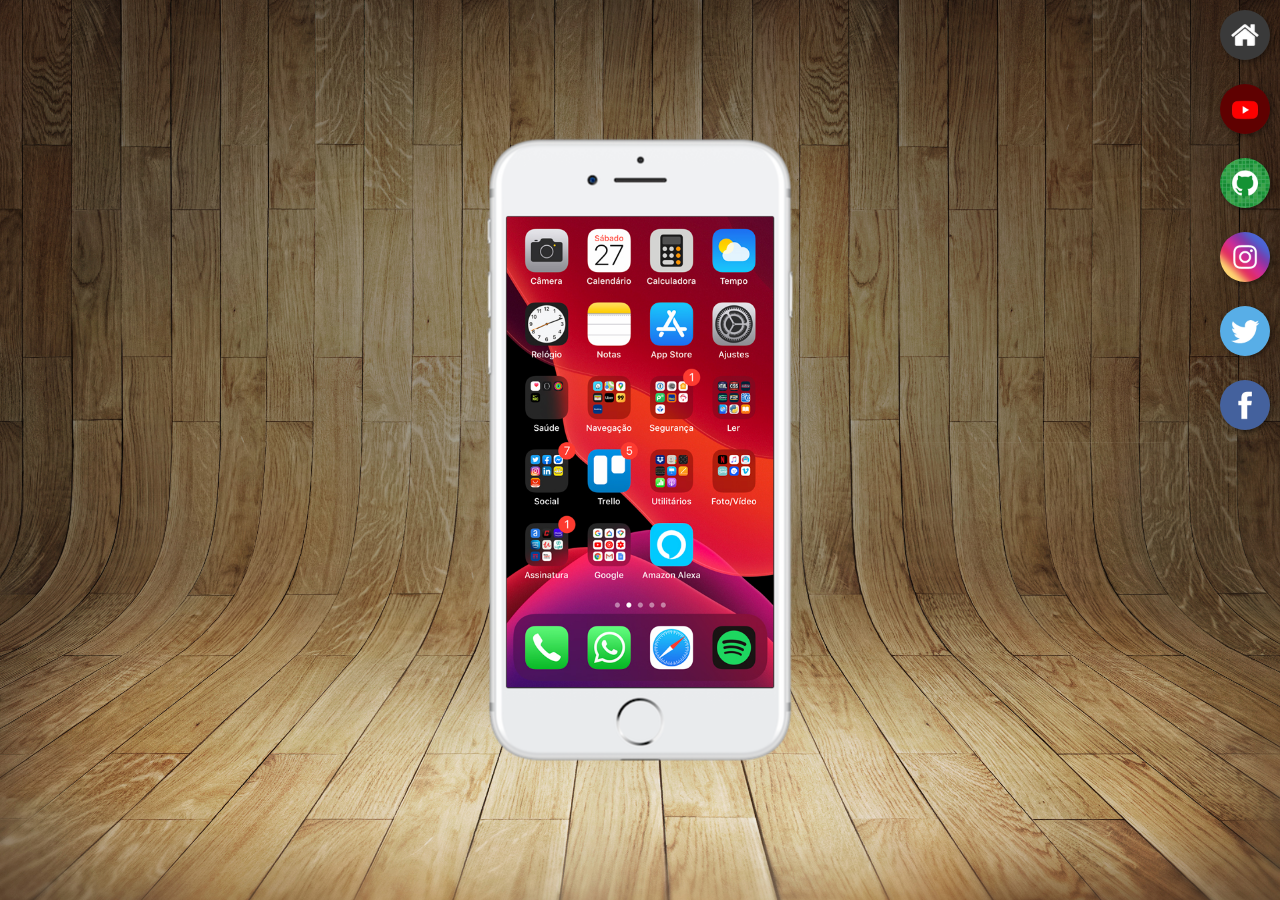
<file: index.html>
<!DOCTYPE html>
<html lang="pt-br">
<head>
    <meta charset="UTF-8">
    <meta name="viewport" content="width=device-width, initial-scale=1.0">
    <title>Projeto Redes Sociais</title>
    <link rel="stylesheet" href="estilos/style.css">
    <link rel="shortcut icon" href="favicon.ico" type="image/x-icon">
</head>
<body>
    <main>
        <section id="telefone">
            <iframe src="home.html" name="tela" id="tela" frameborder="0">Seu navegador não é compatível com Iframe, por favor entre com um navegador compatível.</iframe>
        </section>
        <section id="redes-sociais">
            <a href="home.html" target="tela"><img src="imagens/logo-home.jpg" alt="Home"></a><br>
            <a href="youtube.html" target="tela"><img src="imagens/logo-youtube.jpg" alt="Logo do Youtube"></a><br>
            <a href="github.html" target="tela"><img src="imagens/logo-github.jpg" alt="Logo do GitHub"></a><br>
            <a href="instagram.html" target="tela"><img src="imagens/logo-instagram.jpg" alt="Logo do instagram"></a><br>
            <a href="twitter.html" target="tela"><img src="imagens/logo-twitter.jpg" alt="Logo do Twitter"></a><br>
            <a href="facebook.html" target="tela"><img src="imagens/logo-facebook.jpg" alt="Logo do Facebook"></a>
        </section>
    </main>

</body>
</html>
</file>
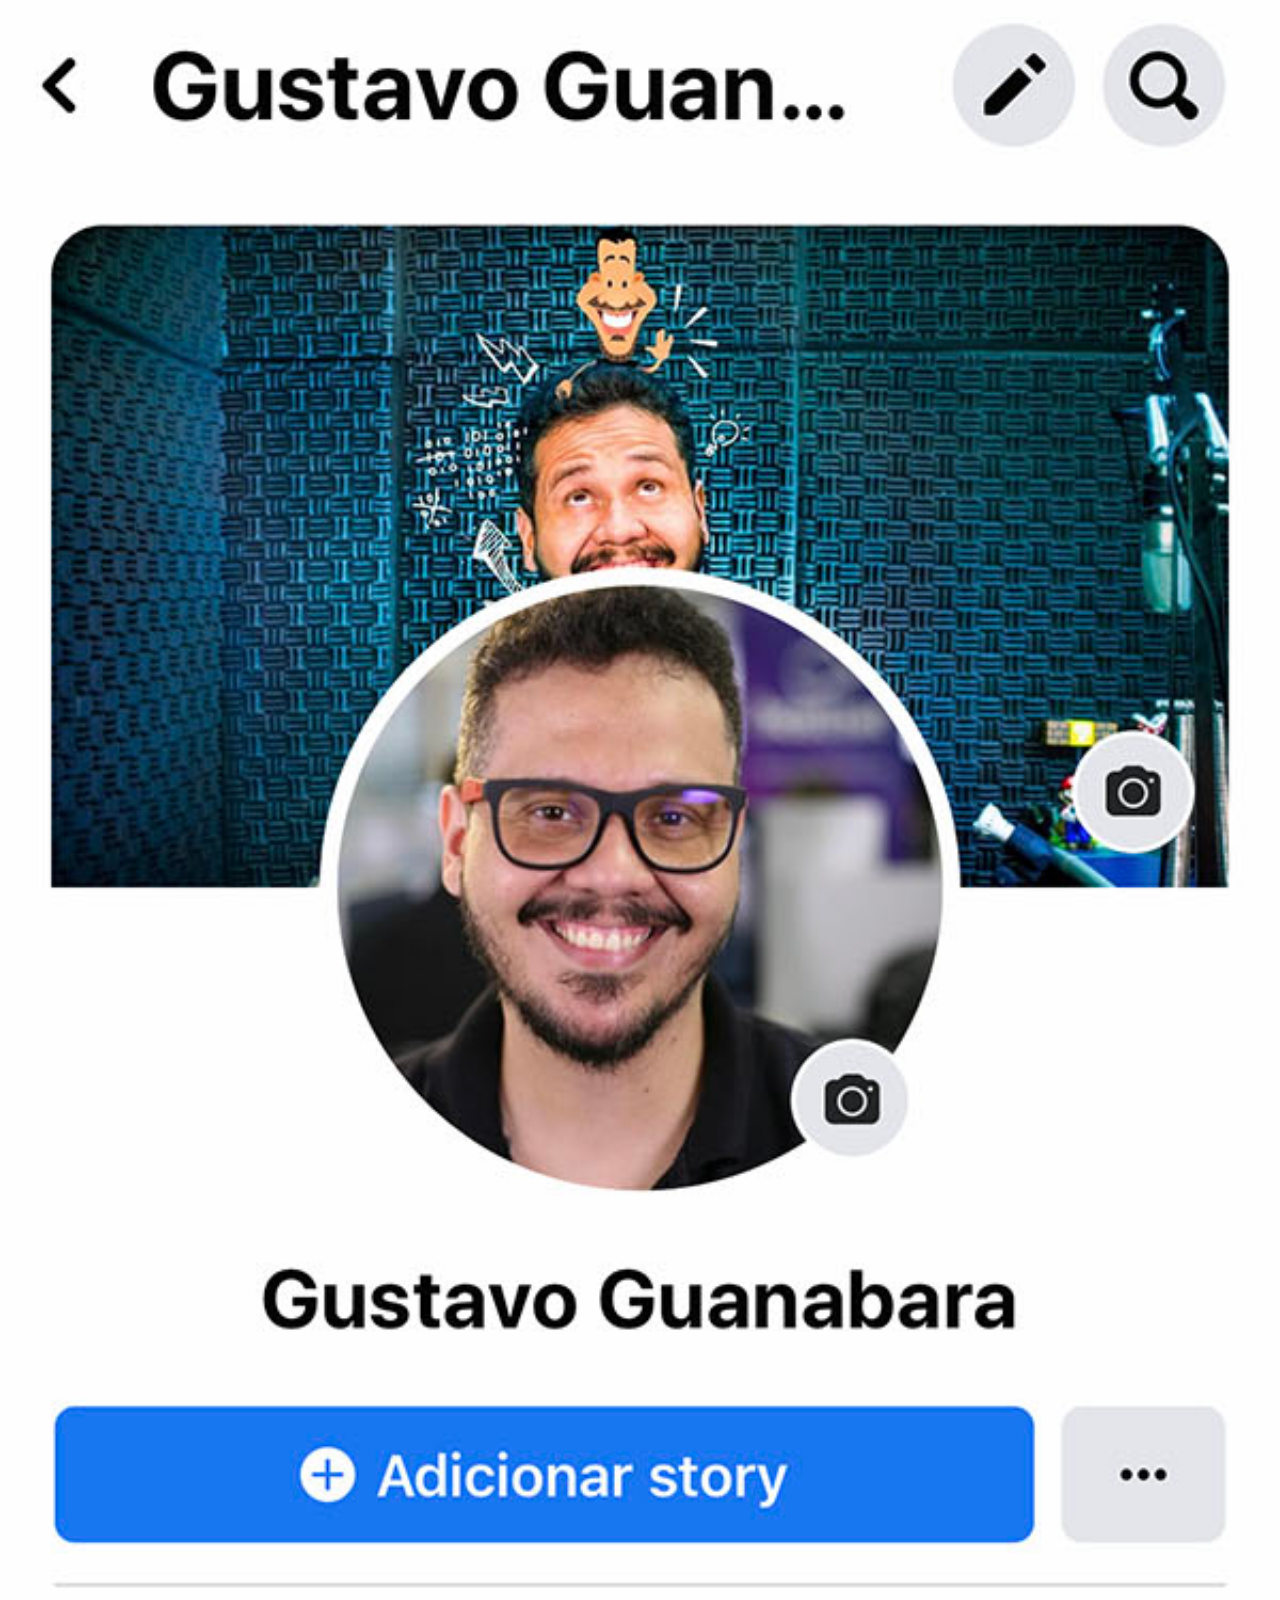
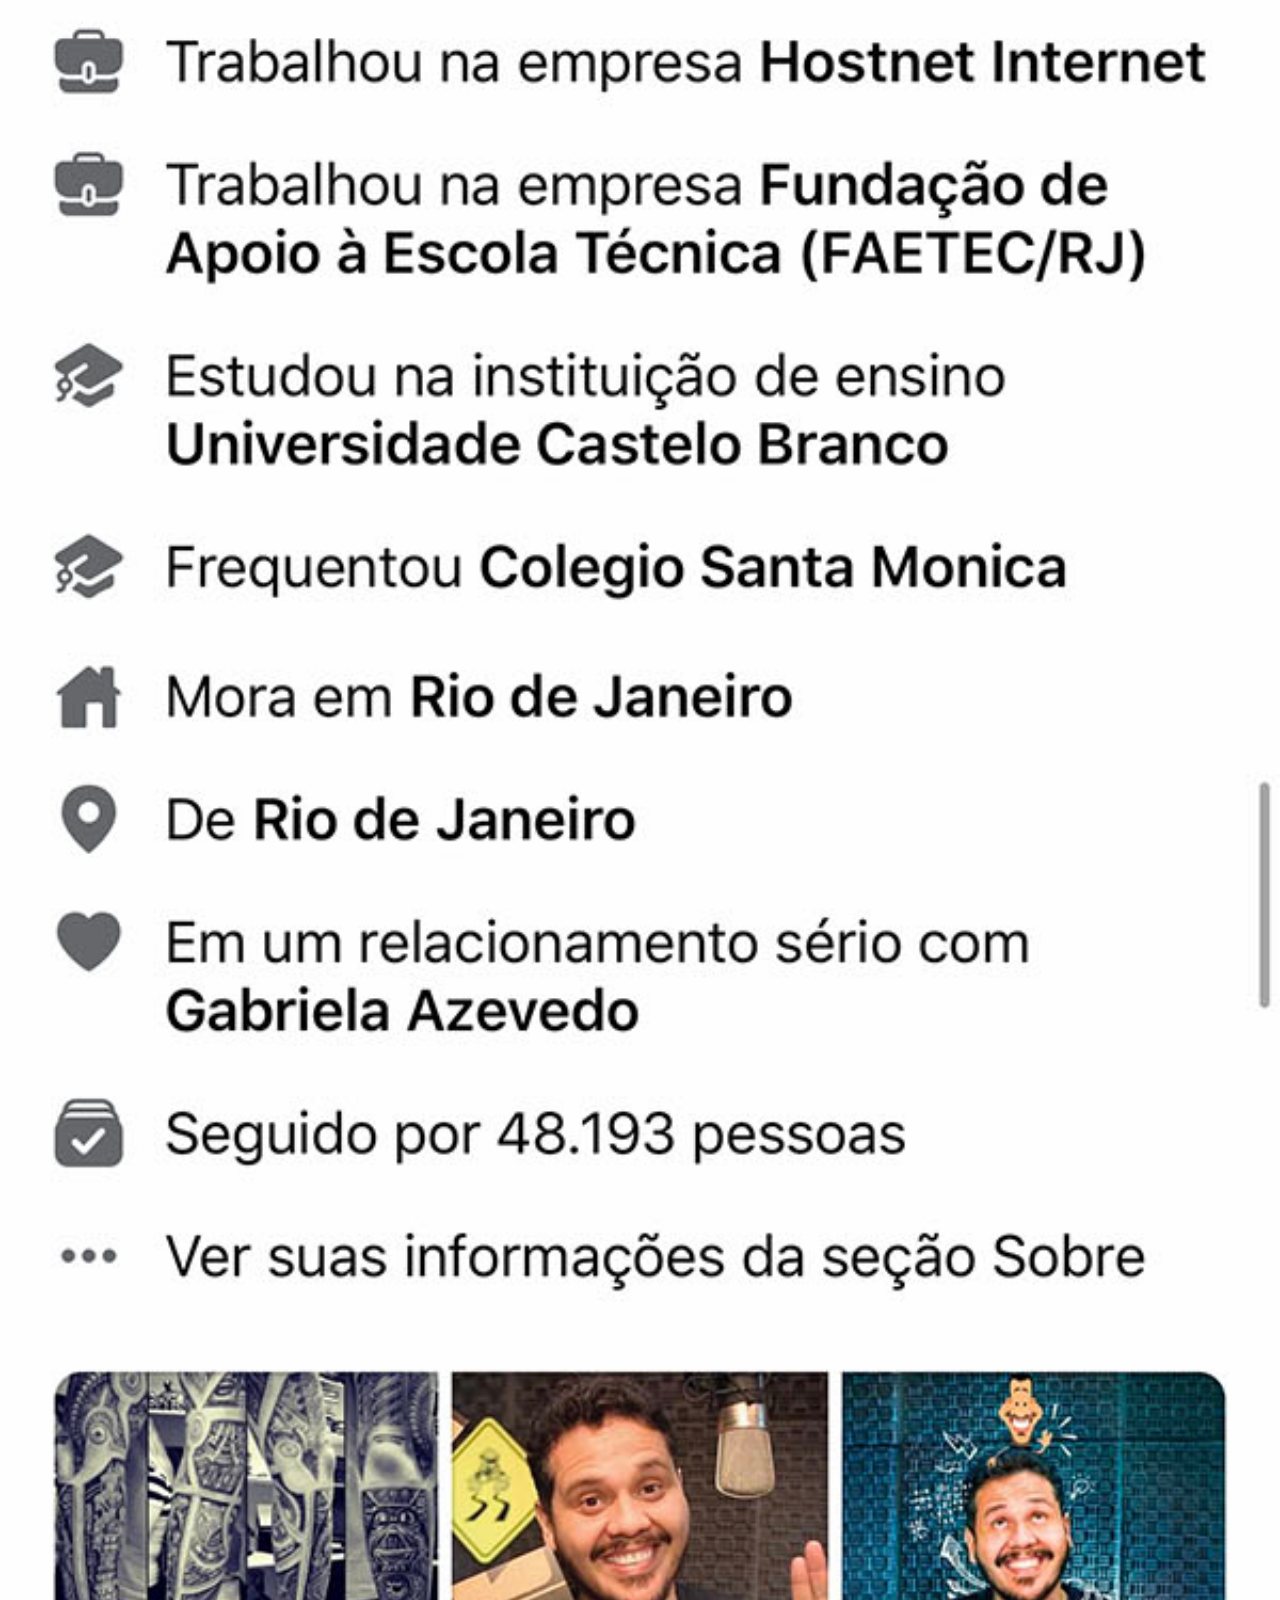
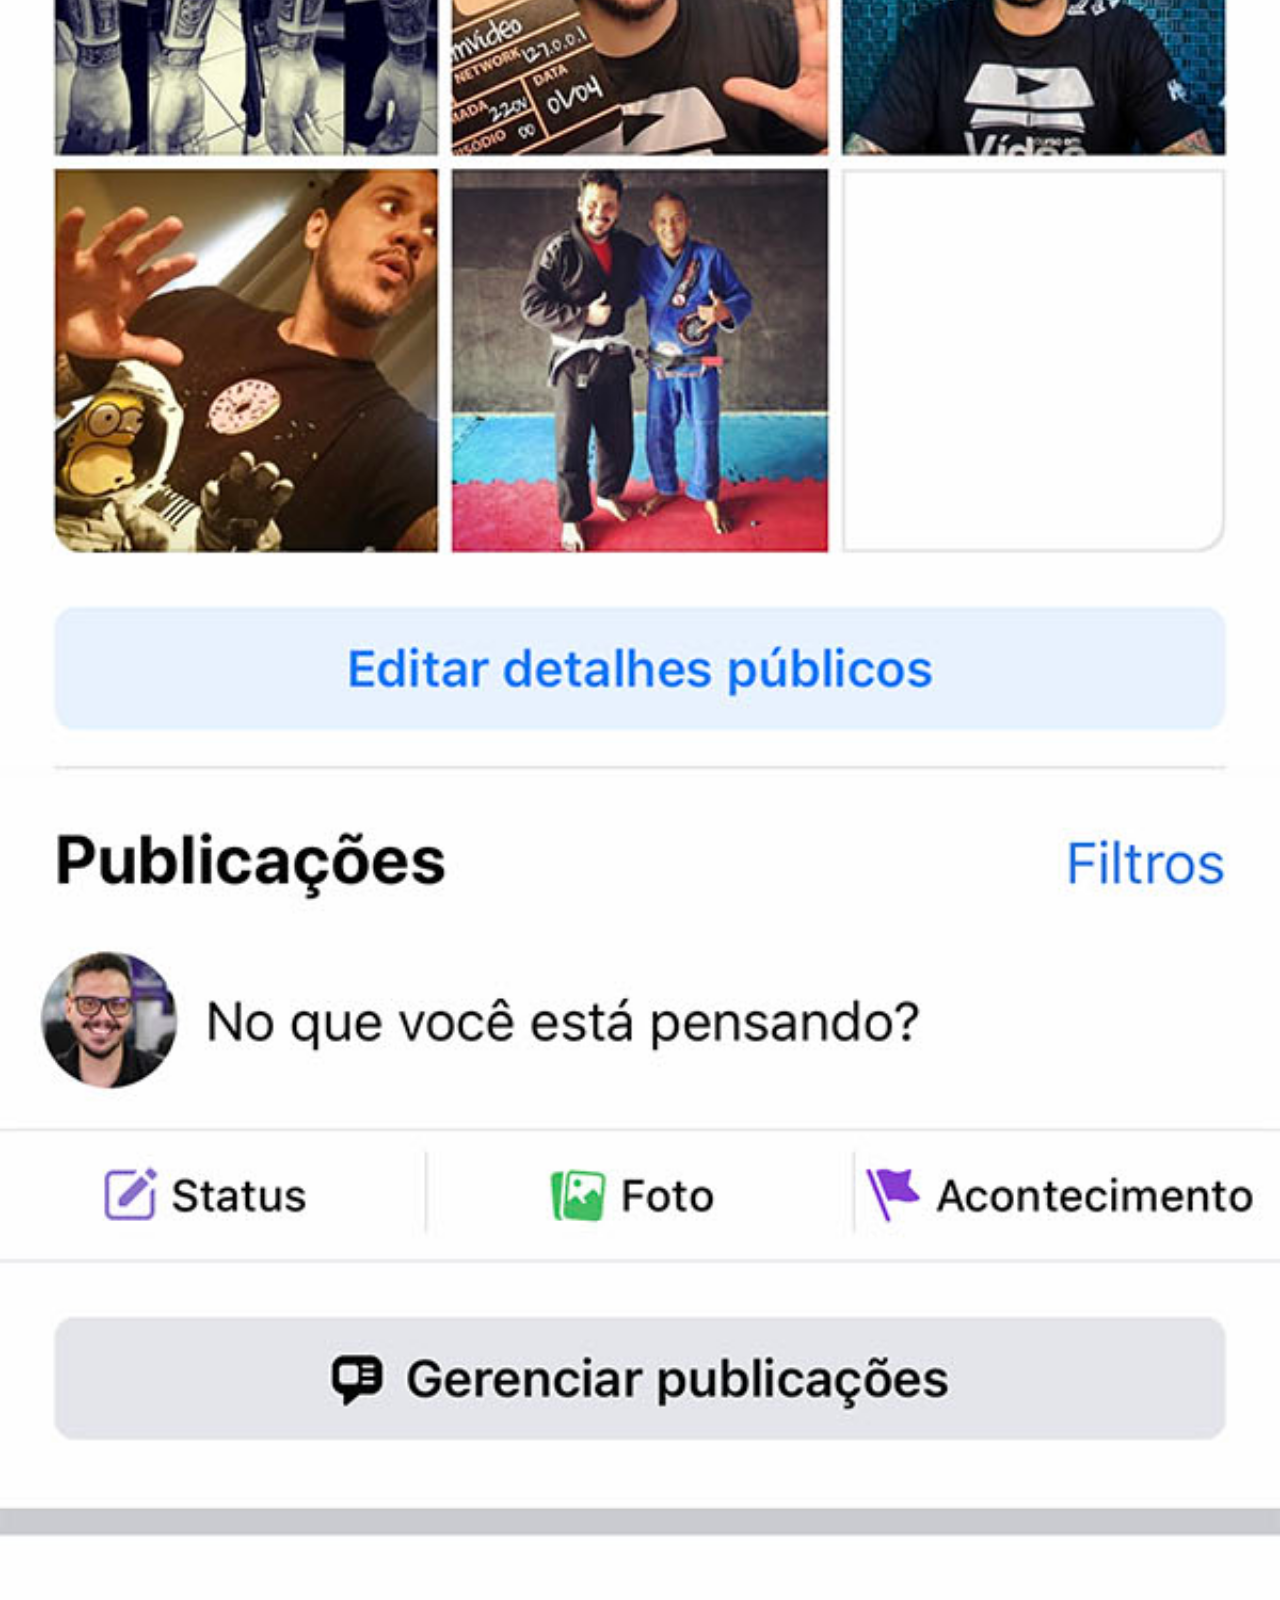
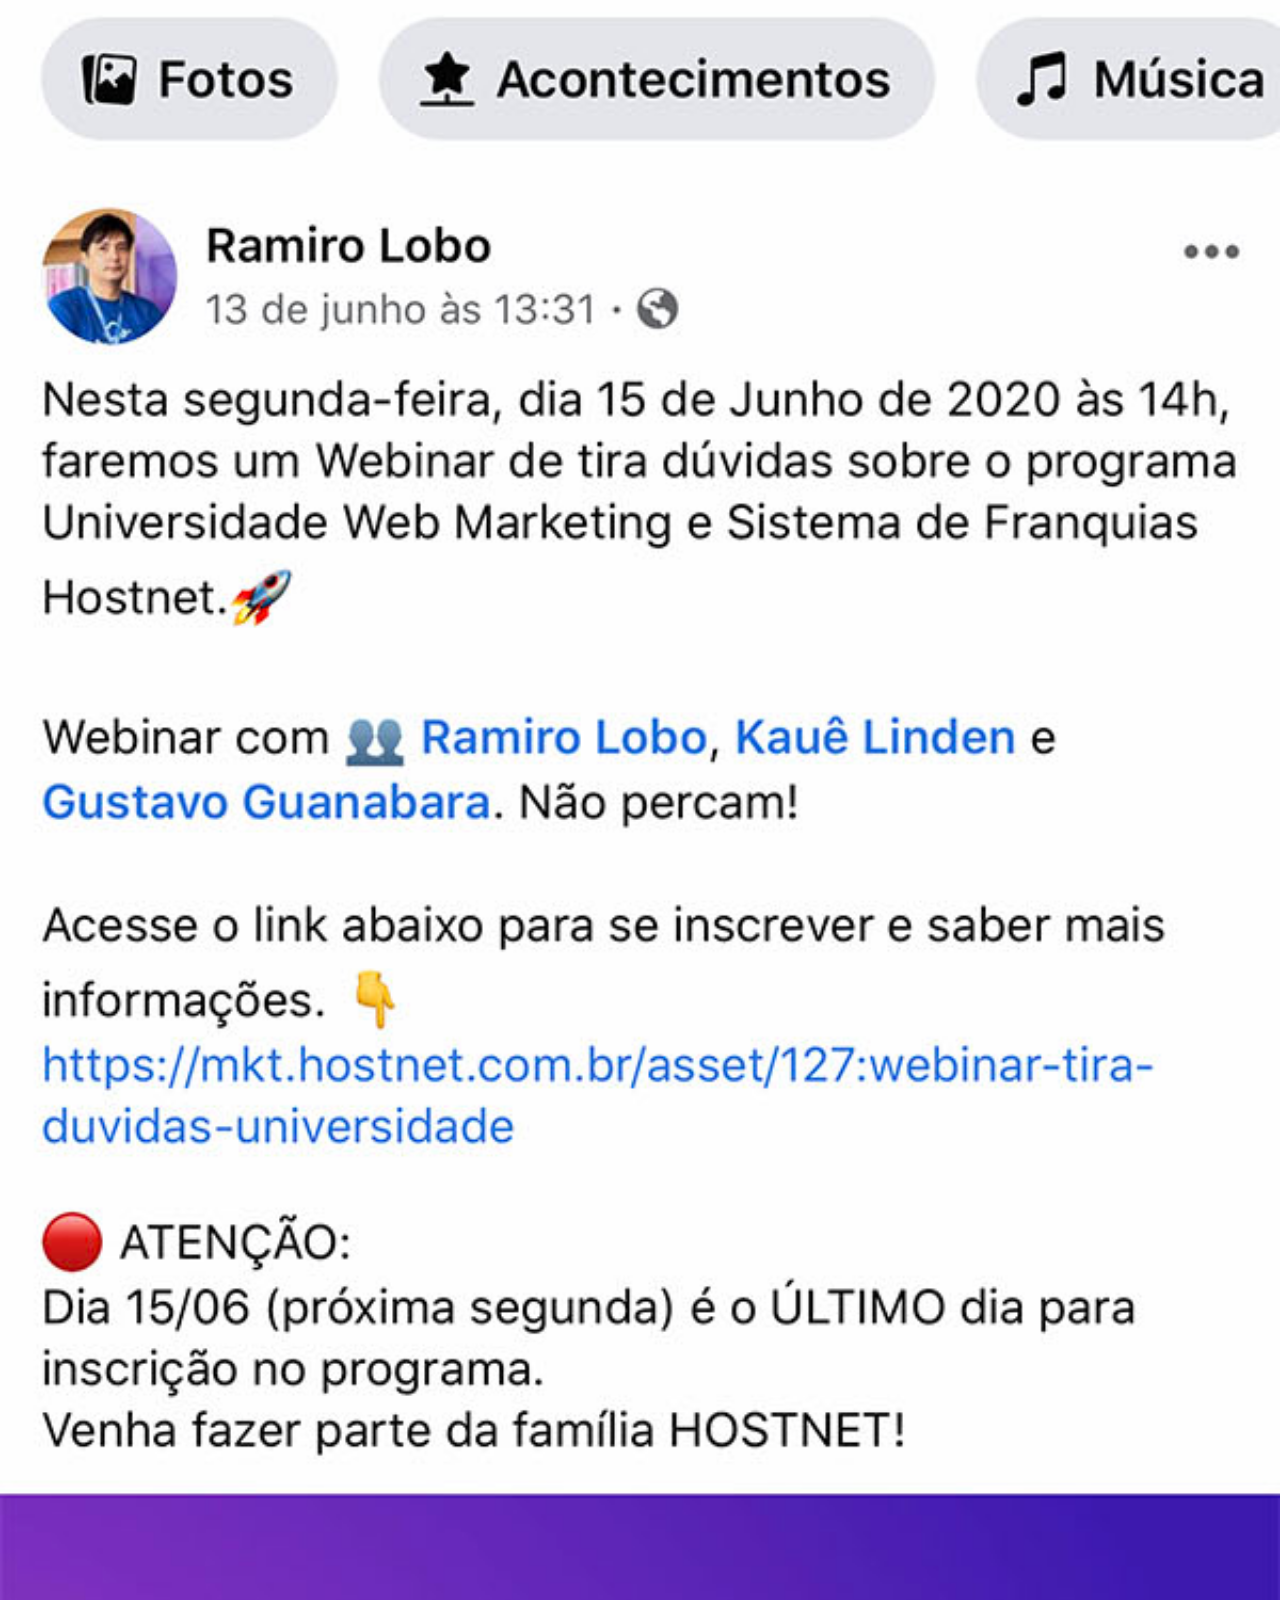
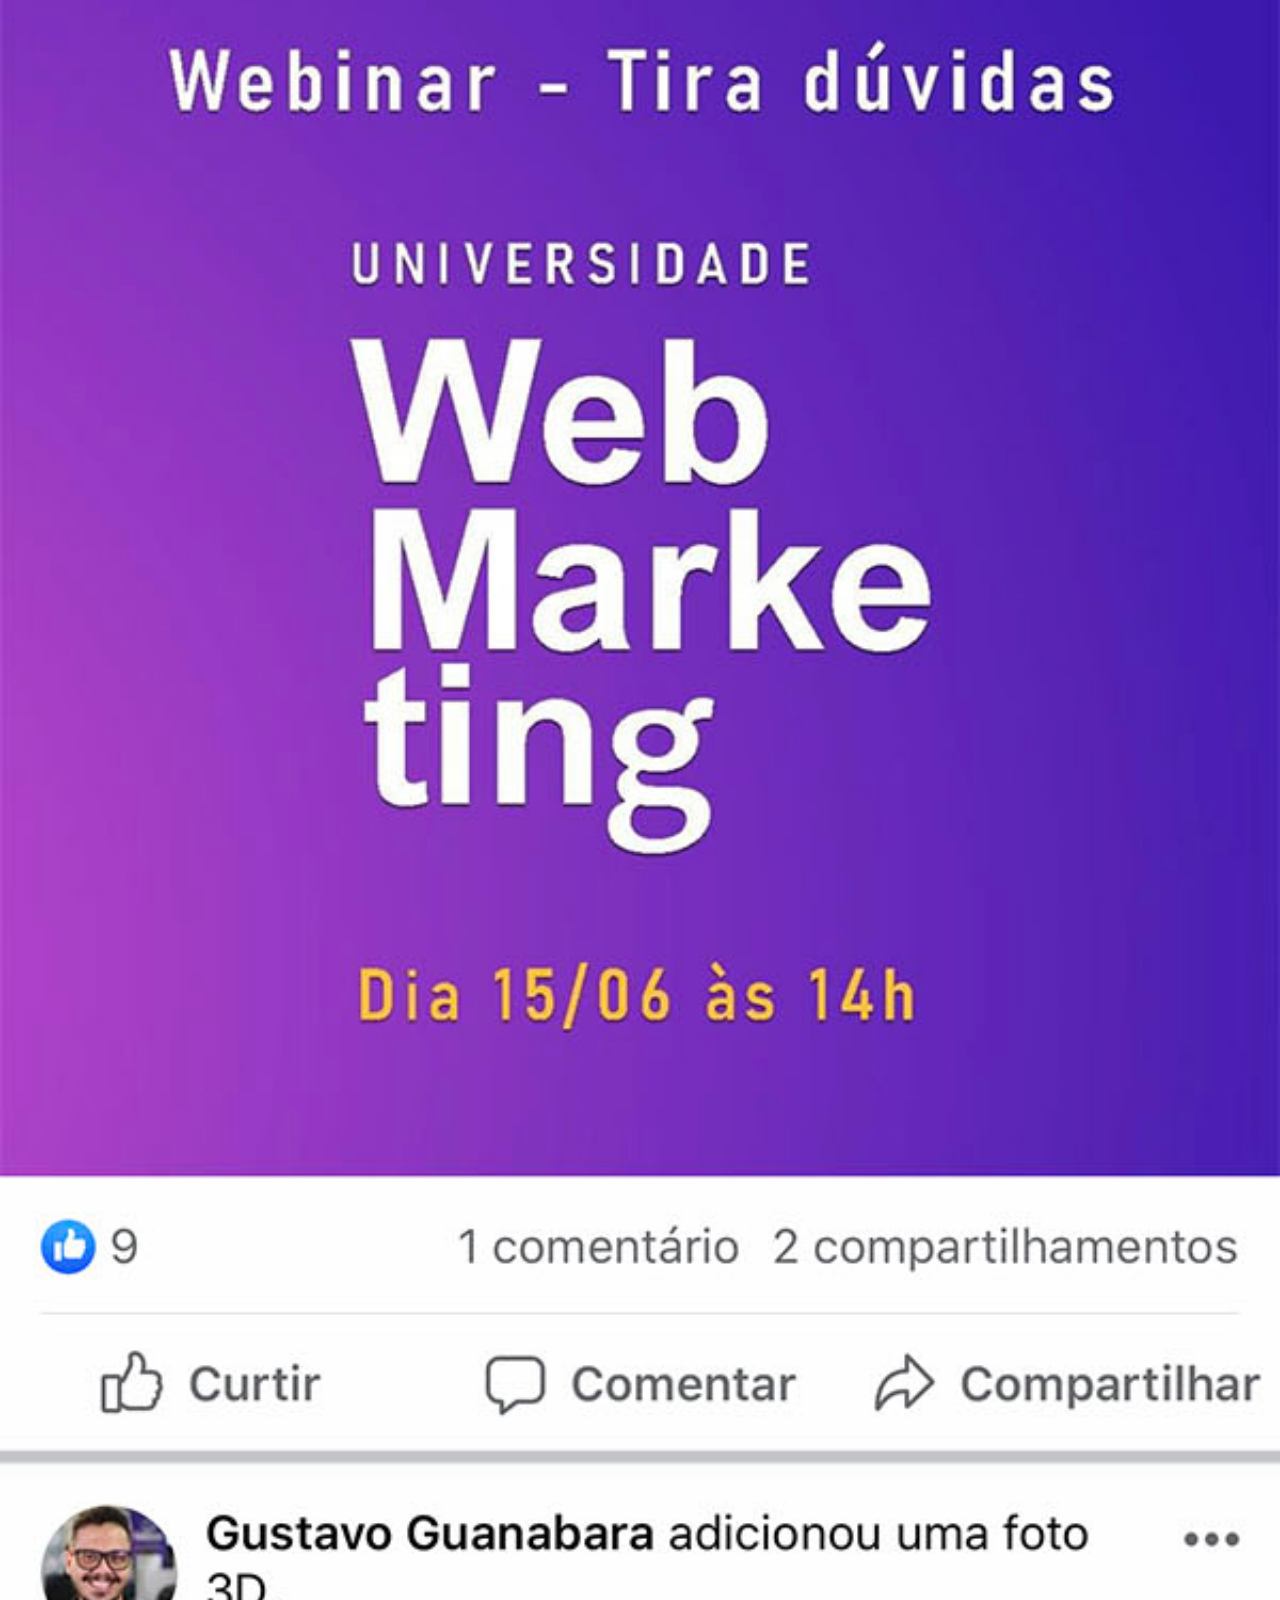
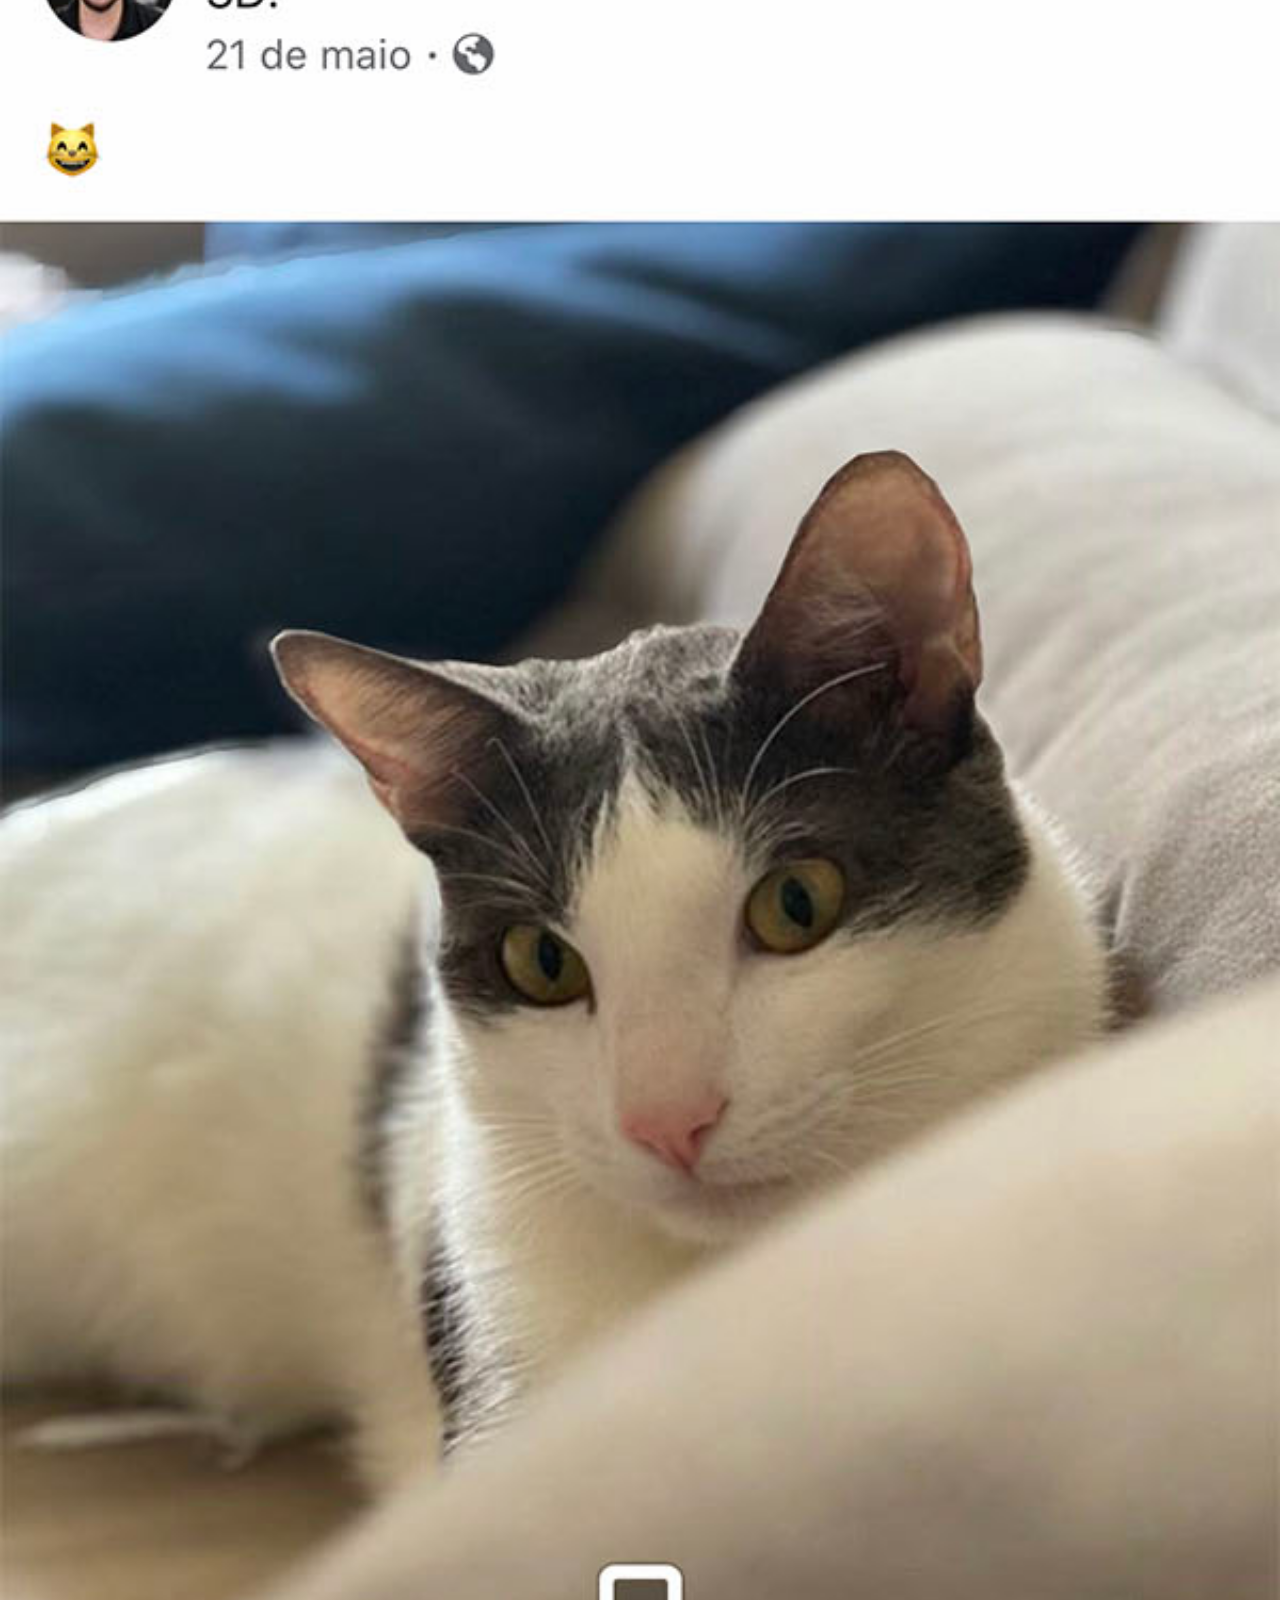
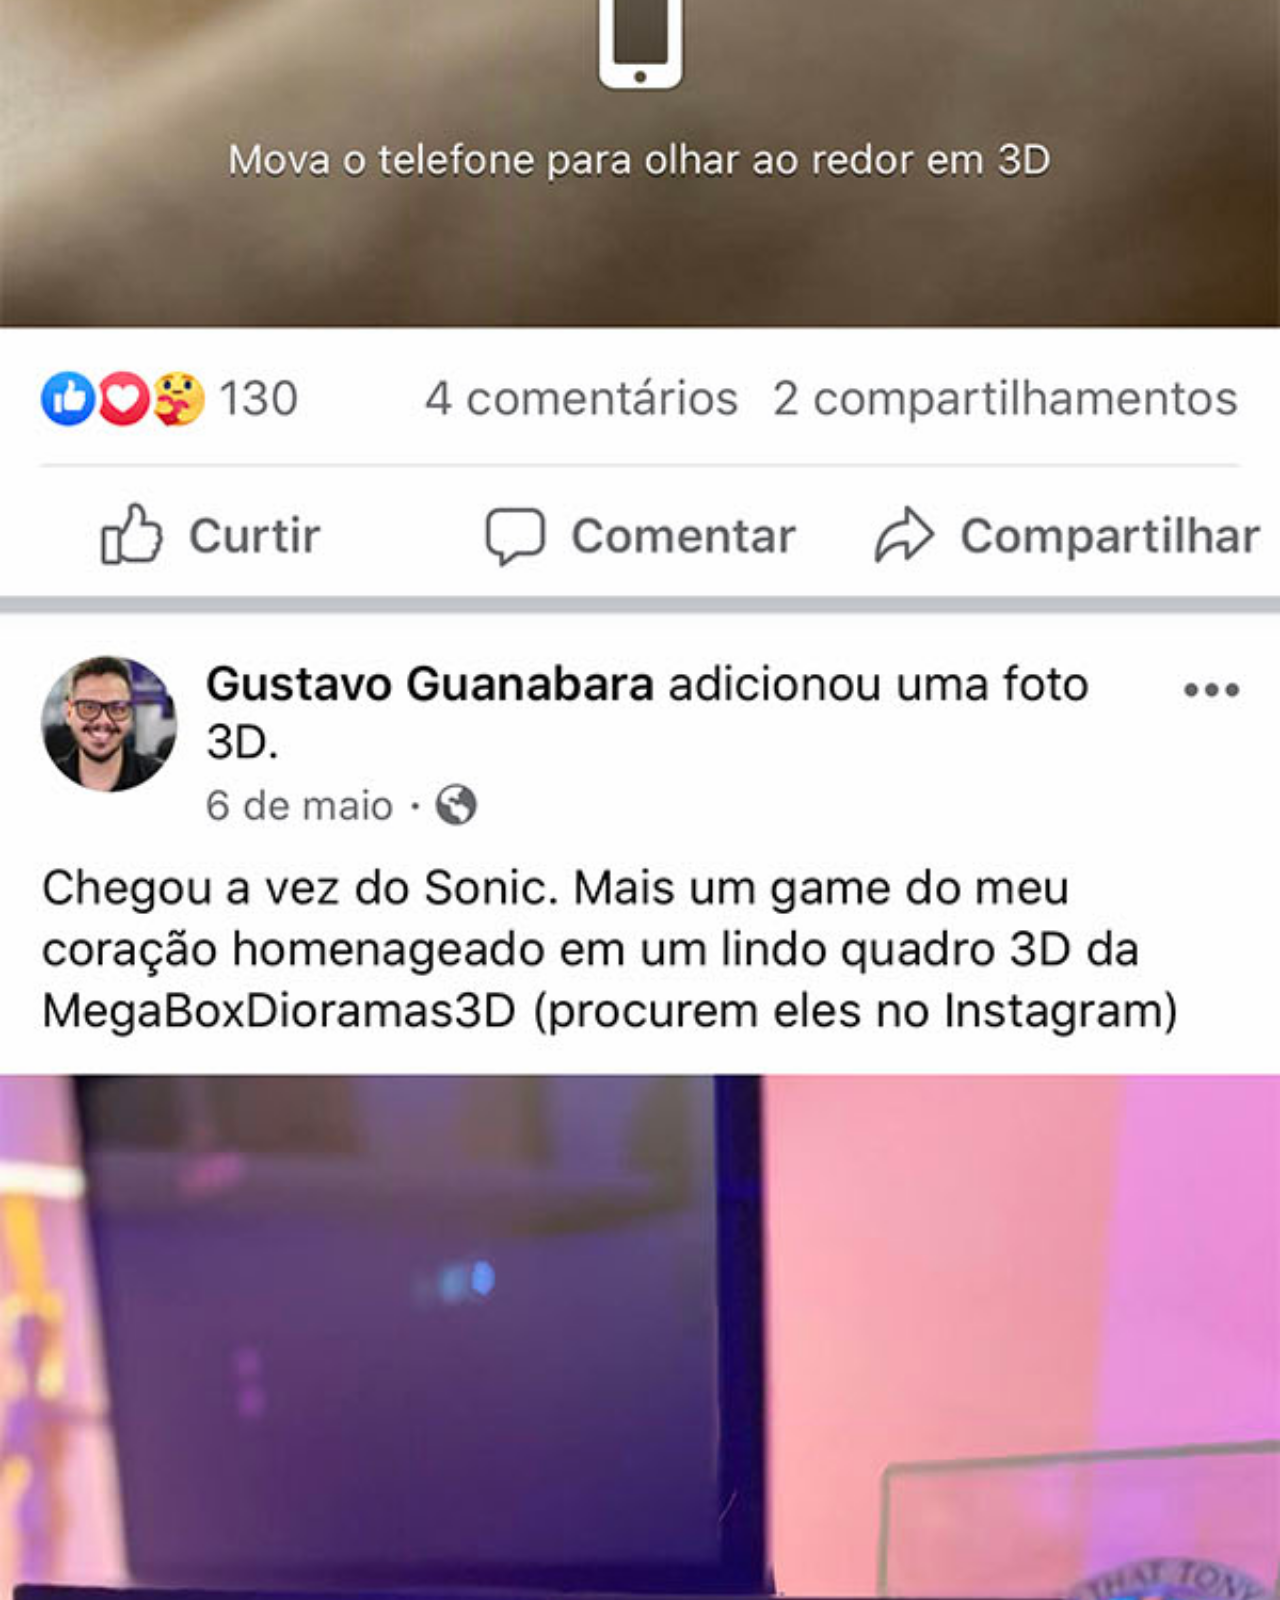
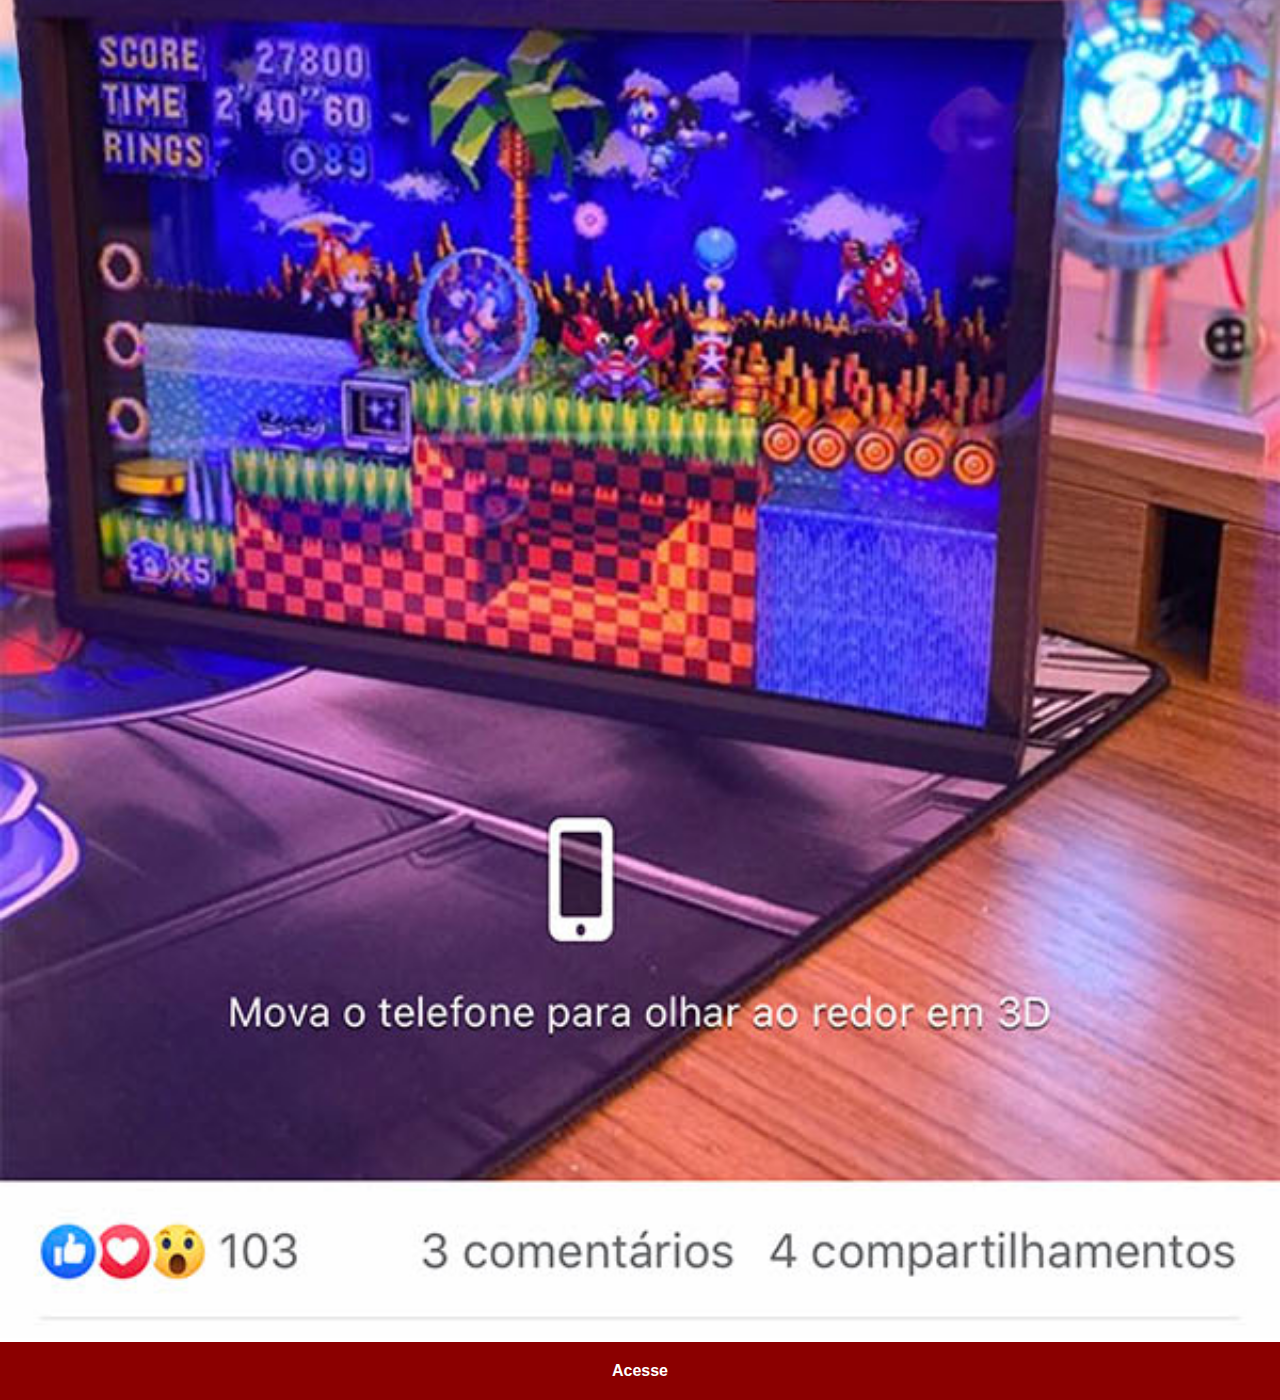
<file: facebook.html>
<!DOCTYPE html>
<html lang="pt-br">
<head>
    <meta charset="UTF-8">
    <meta name="viewport" content="width=device-width, initial-scale=1.0">
    <title>Instagram</title>
    <link rel="stylesheet" href="estilos/social.css">
</head>
<body>
    <img src="imagens/tela-facebook.jpg" alt="Tela do Facebook">
    <a href="https://www.facebook.com/gustavoguanabara/?locale=pt_BR" target="_blank">Acesse</a>
</body>
</html>
</file>
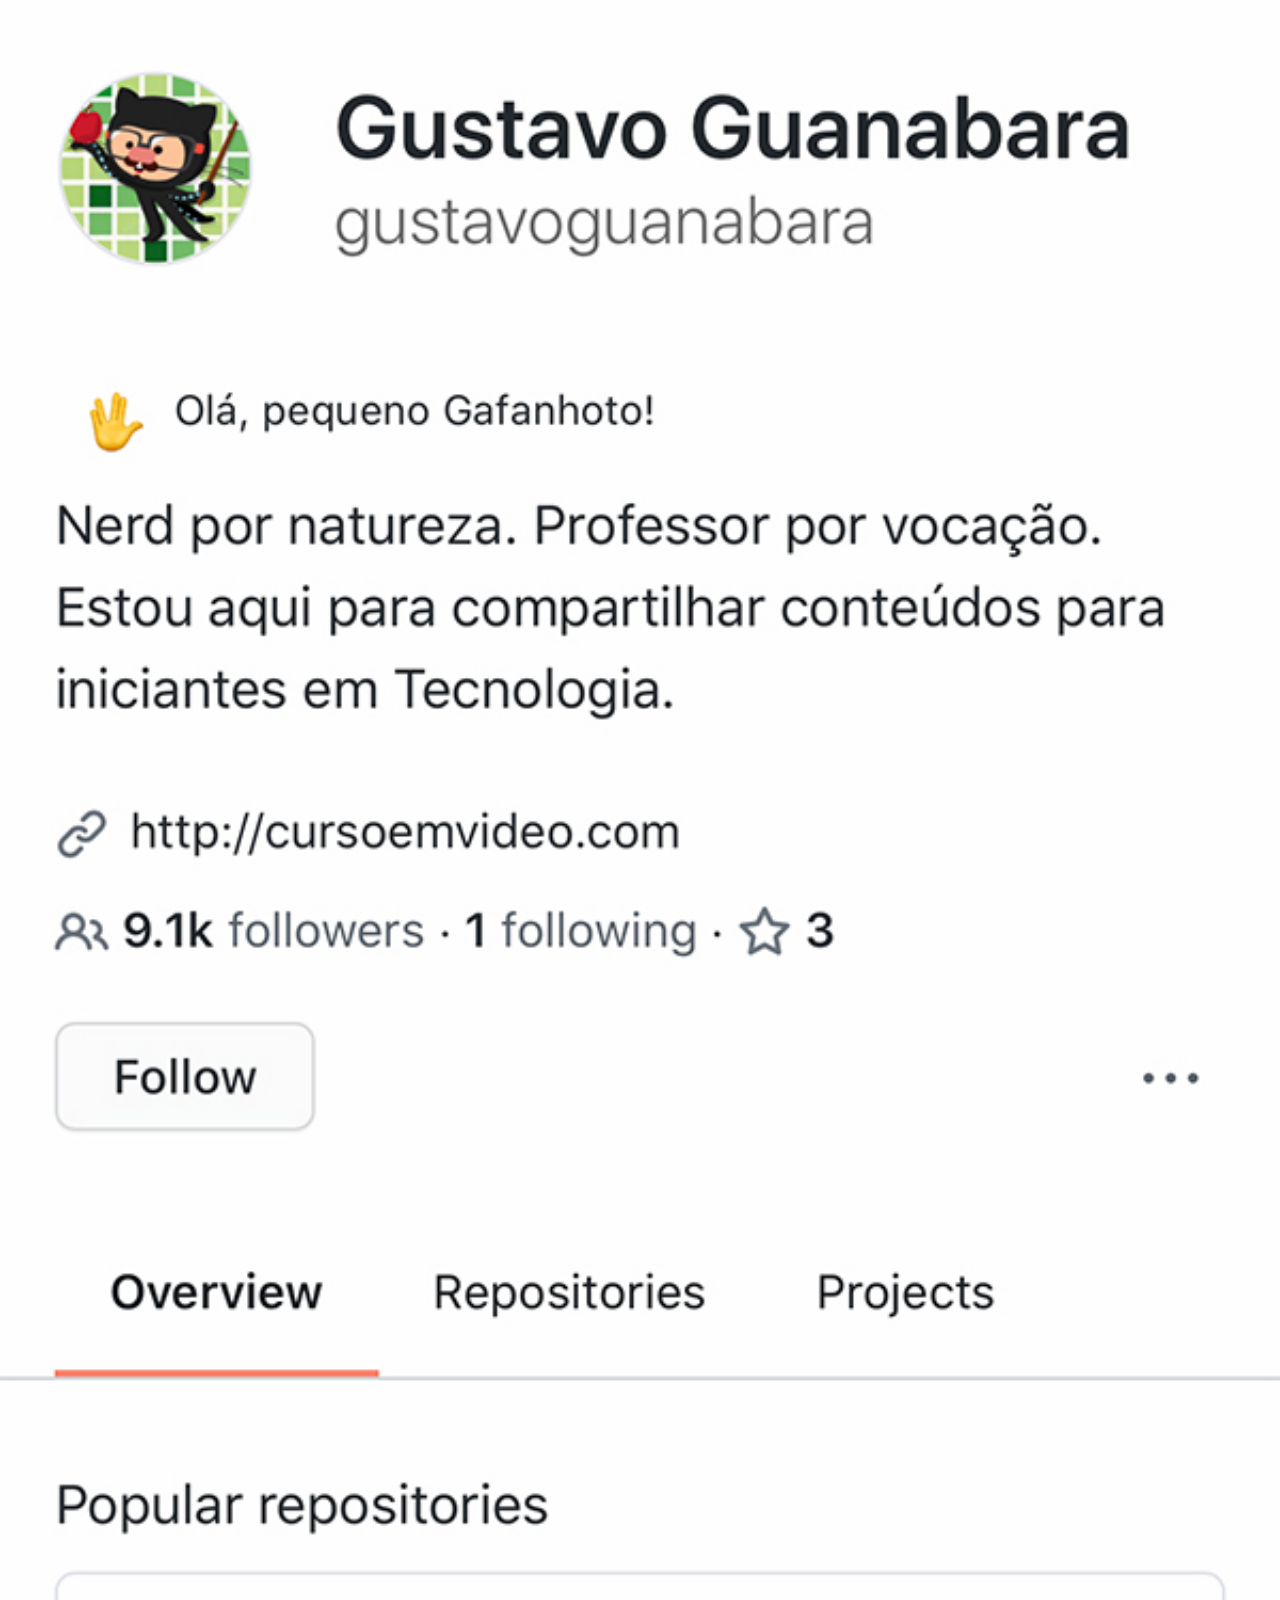
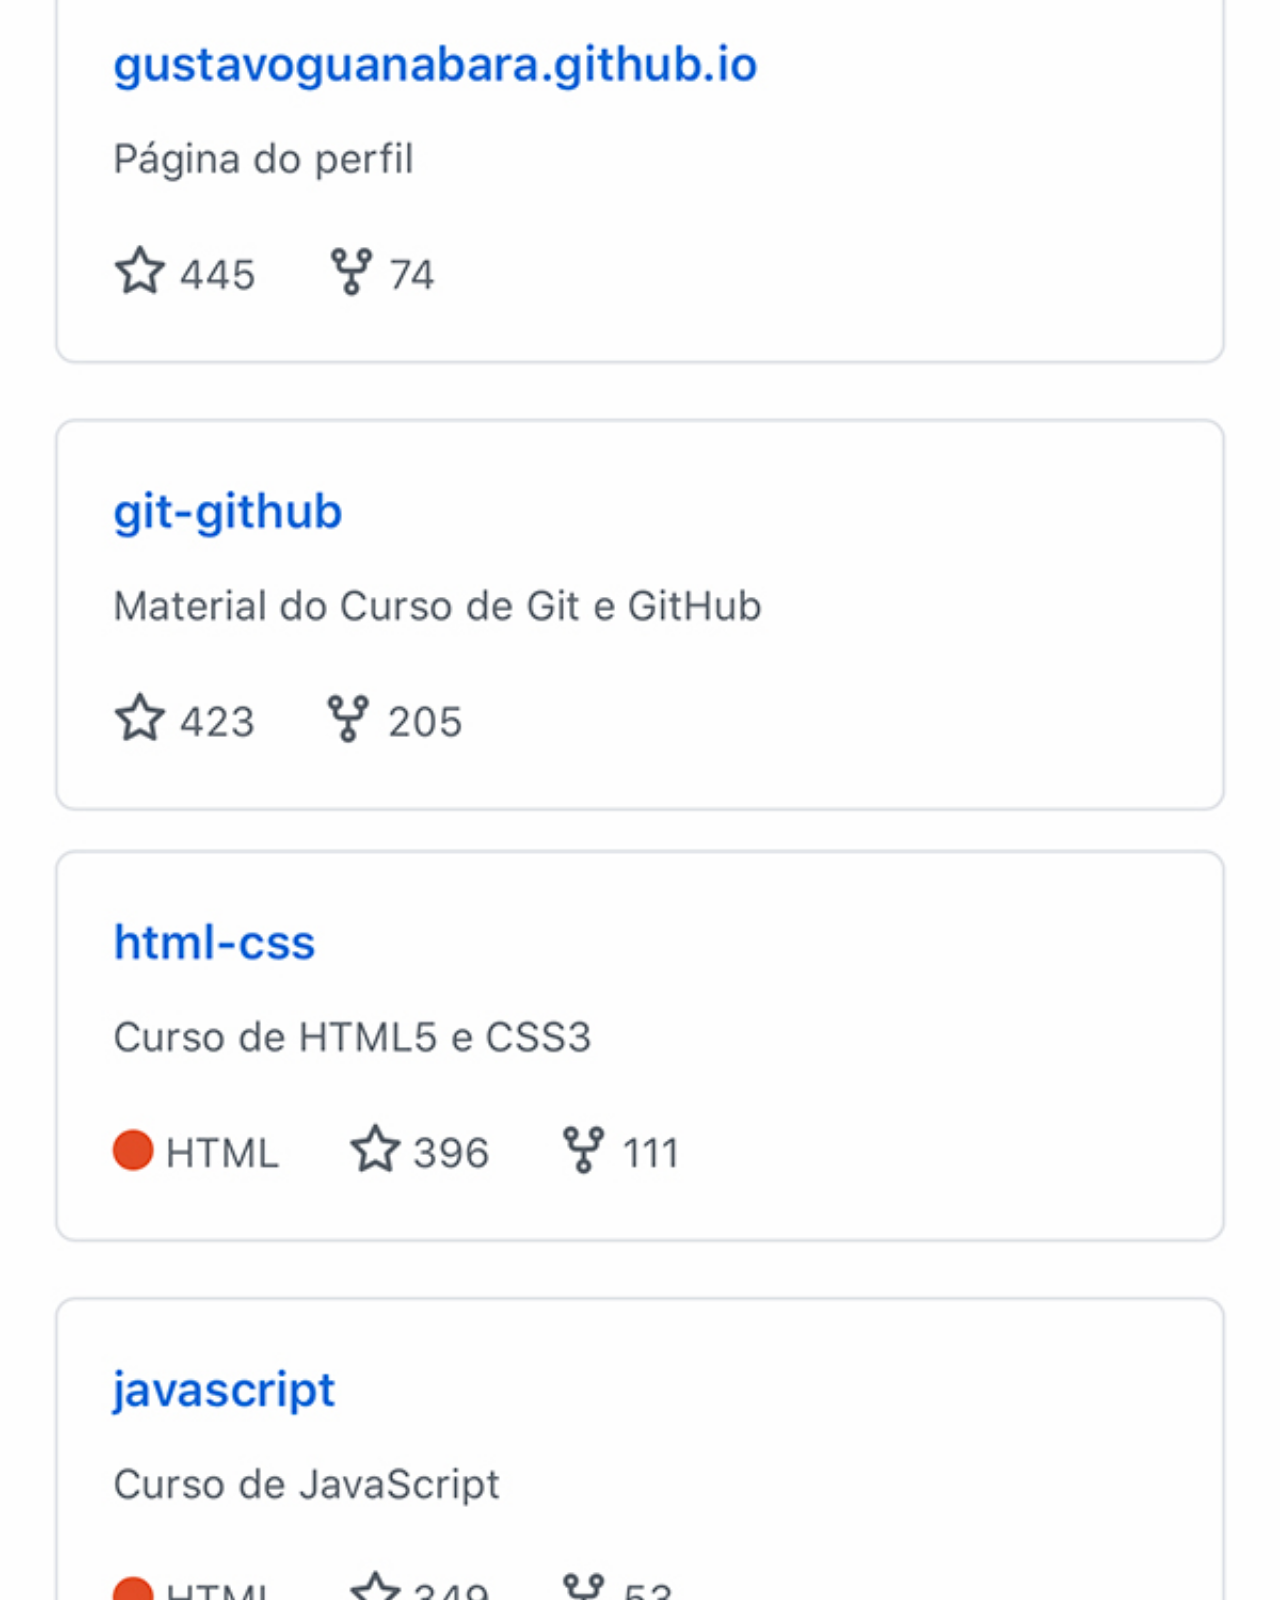
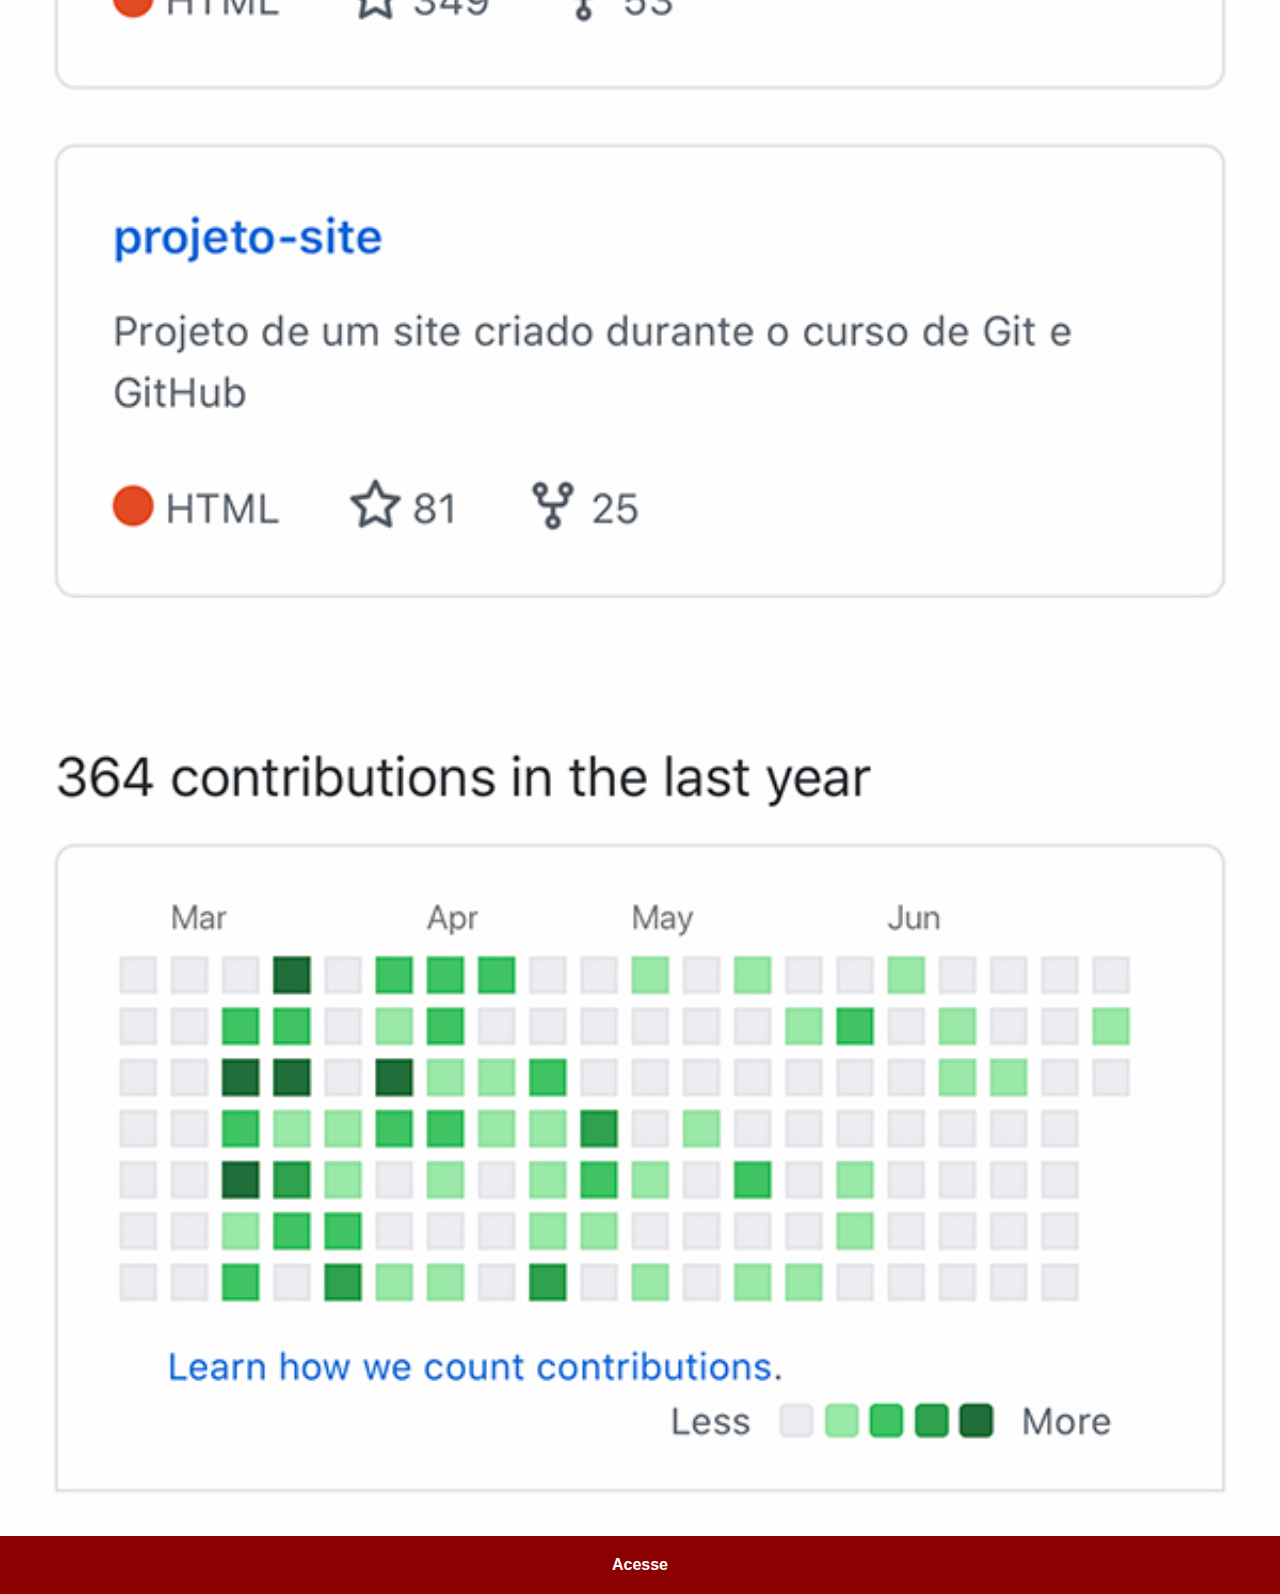
<file: github.html>
<!DOCTYPE html>
<html lang="pt-br">
<head>
    <meta charset="UTF-8">
    <meta name="viewport" content="width=device-width, initial-scale=1.0">
    <title>GitHub</title>
    <link rel="stylesheet" href="estilos/social.css">
</head>
<body>
    <img src="imagens/tela-github.jpg" alt="Tela do GitHub">
    <a href="https://gustavoguanabara.github.io/" target="_blank">Acesse</a>
</body>
</html>
</file>
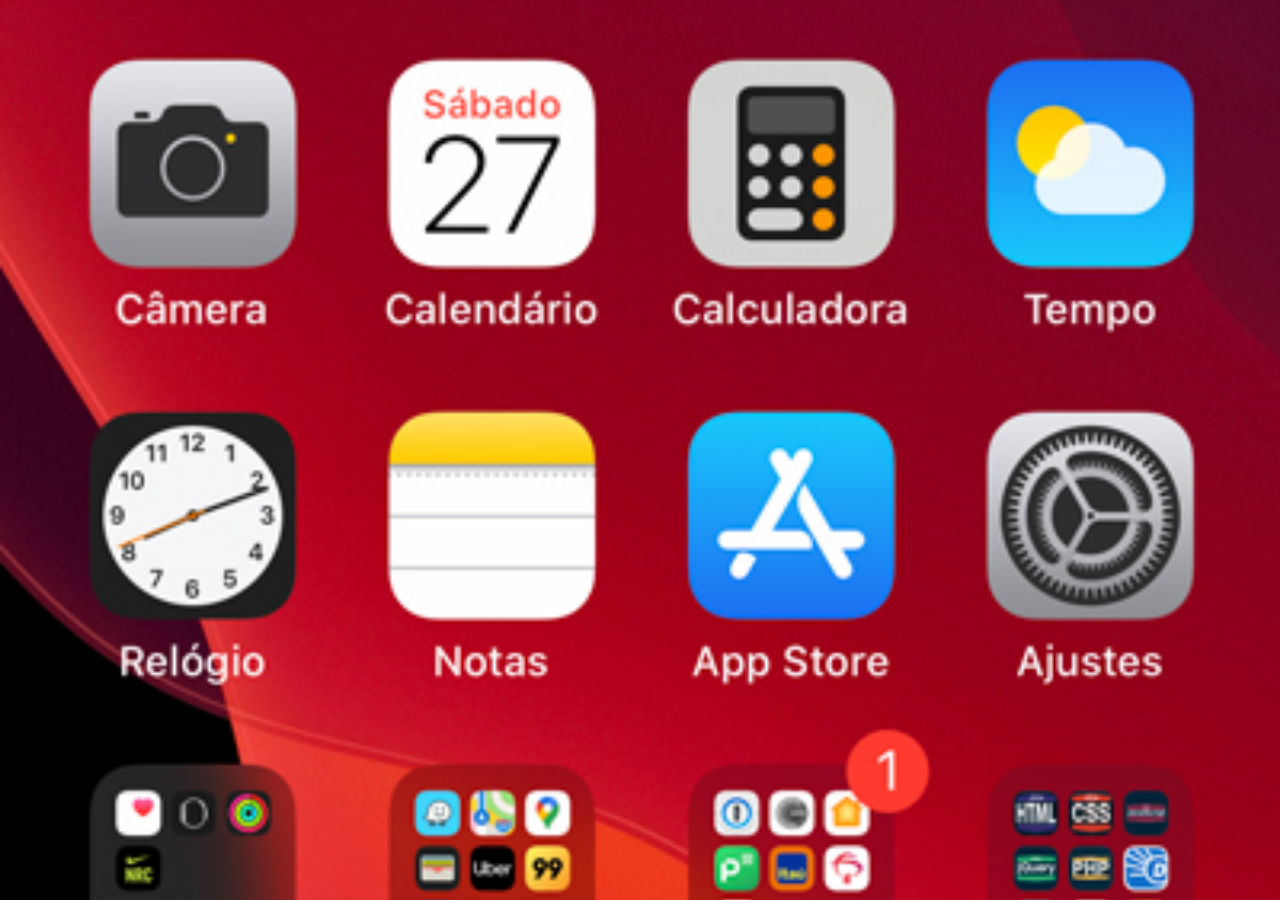
<file: home.html>
<!DOCTYPE html>
<html lang="pt-br">
<head>
    <meta charset="UTF-8">
    <meta name="viewport" content="width=device-width, initial-scale=1.0">
    <title>Home</title>
    <style>
        *{
            padding: 0;
            margin: 0;
        }

        body{
            width: 100vw;
            height: 100vh;
            background: black url(imagens/tela-home.jpg) no-repeat top center;
            background-size: cover;
        }
    </style>
</head>
<body>
    
</body>
</html>
</file>
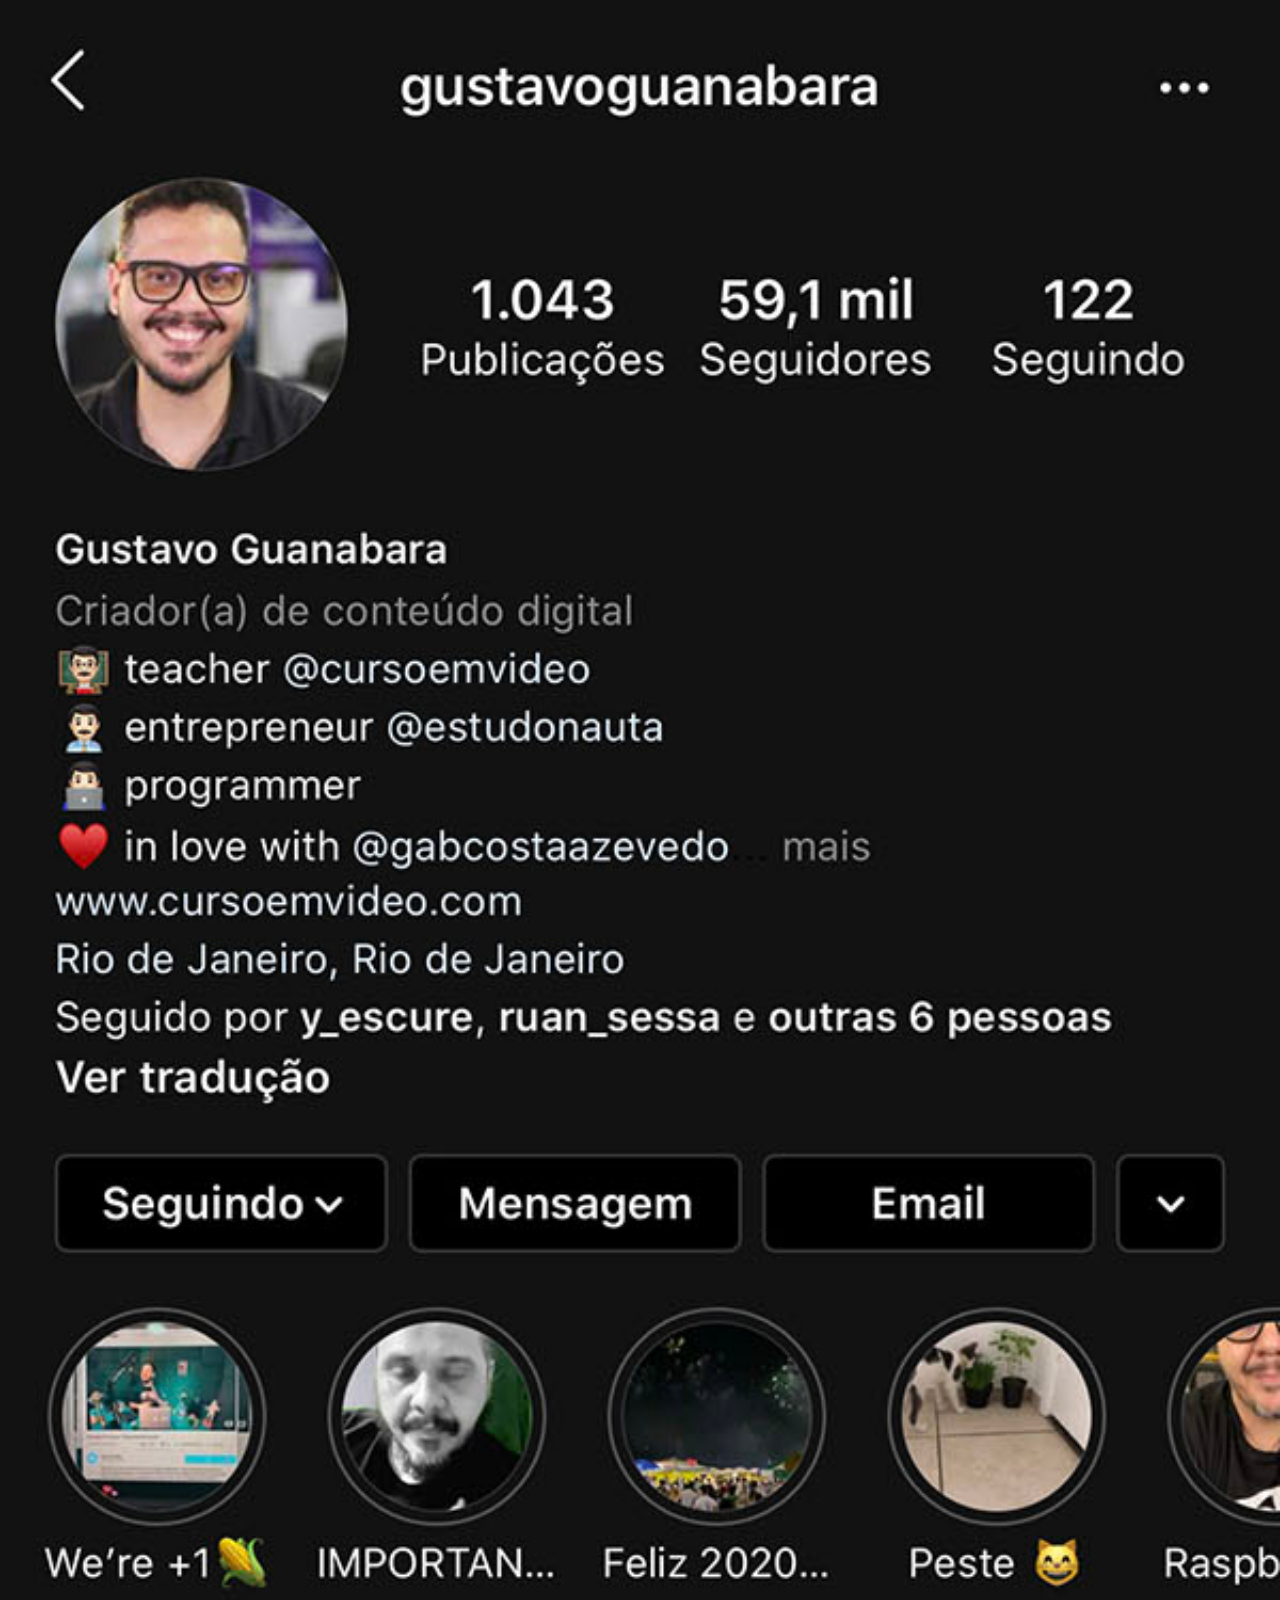
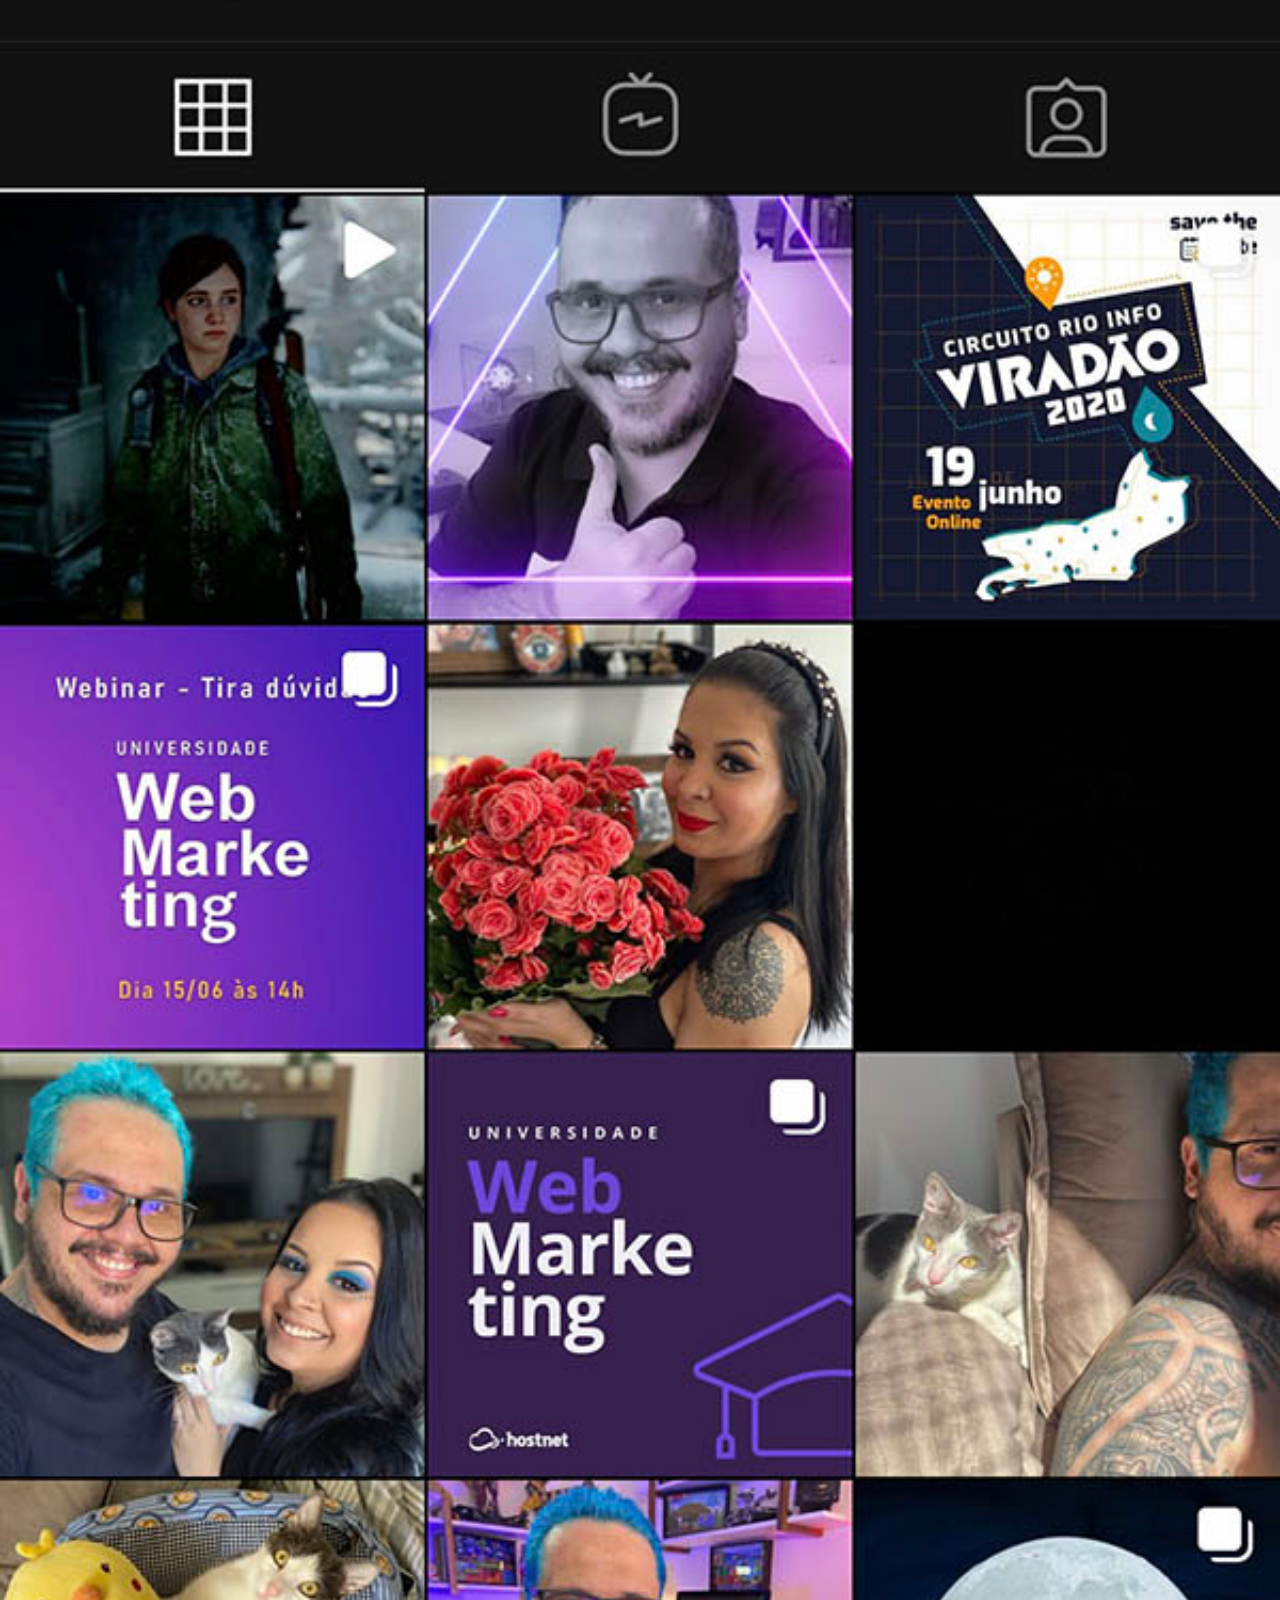
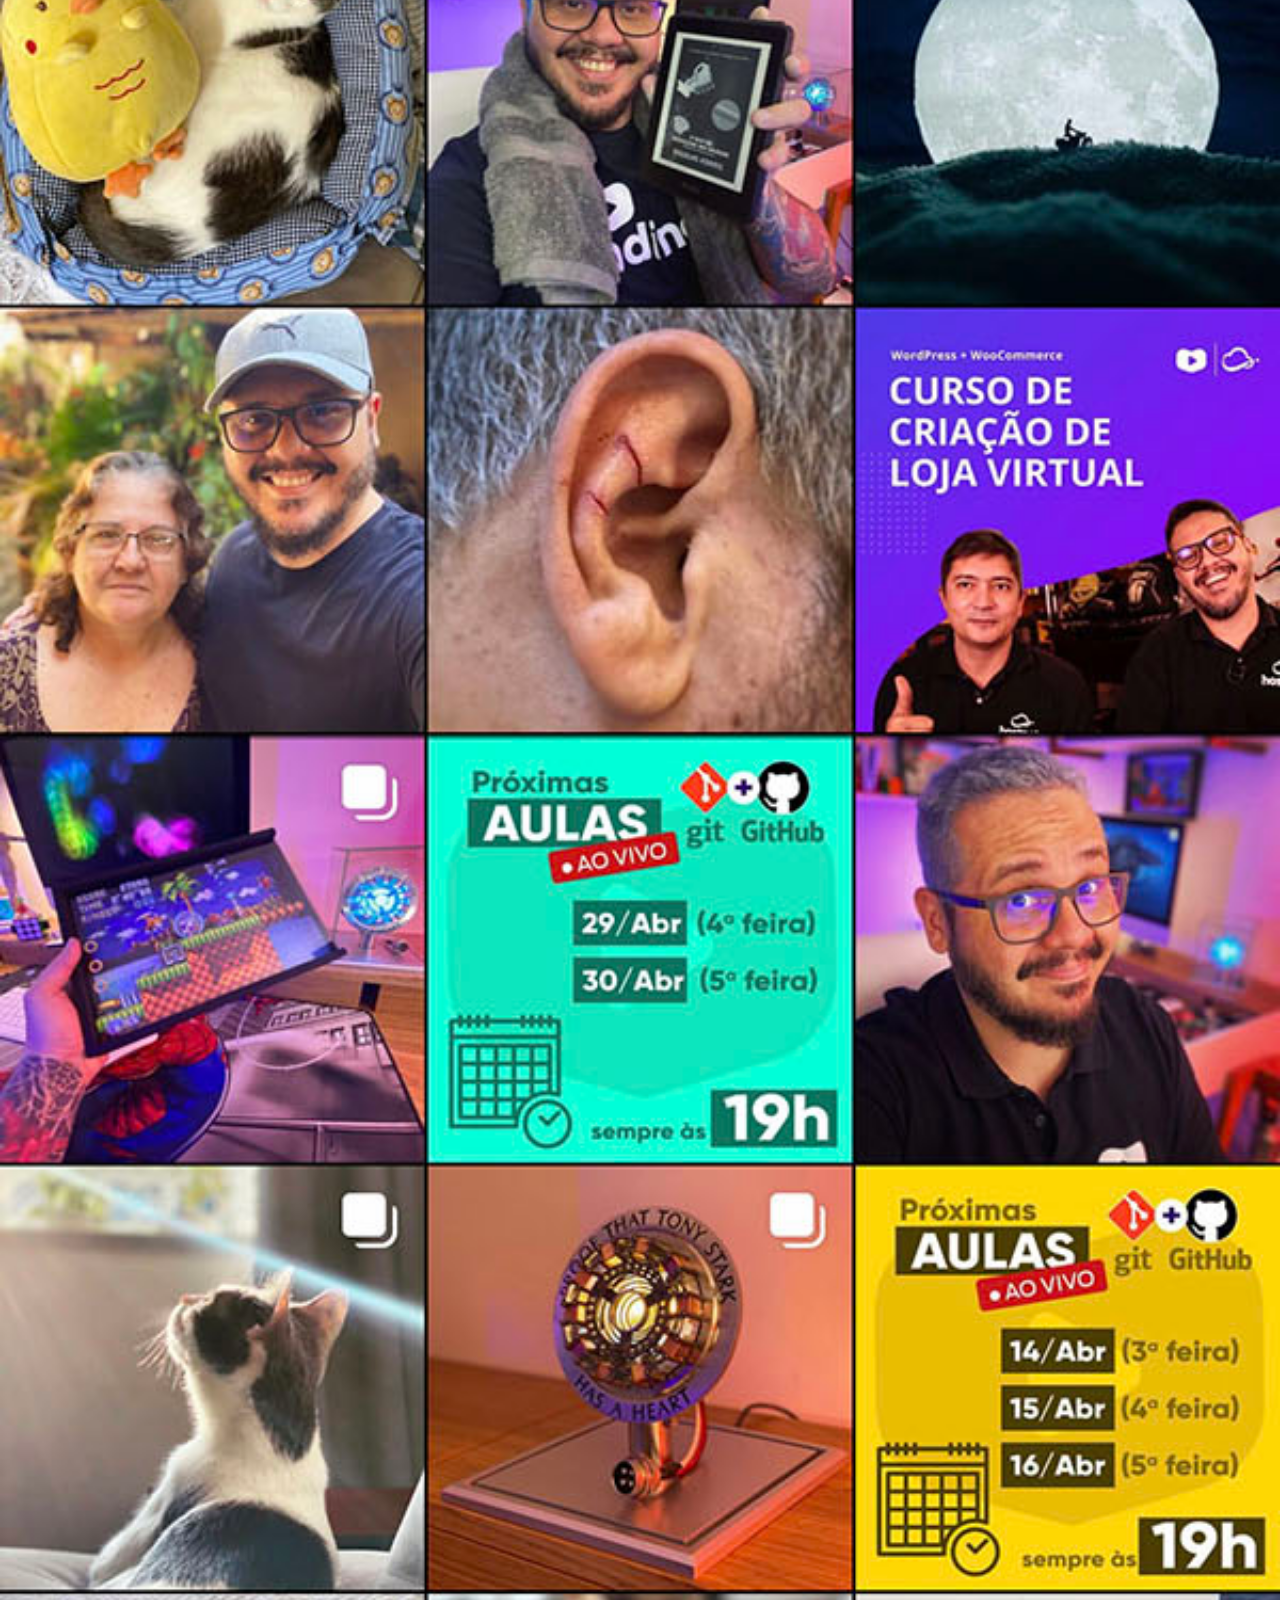
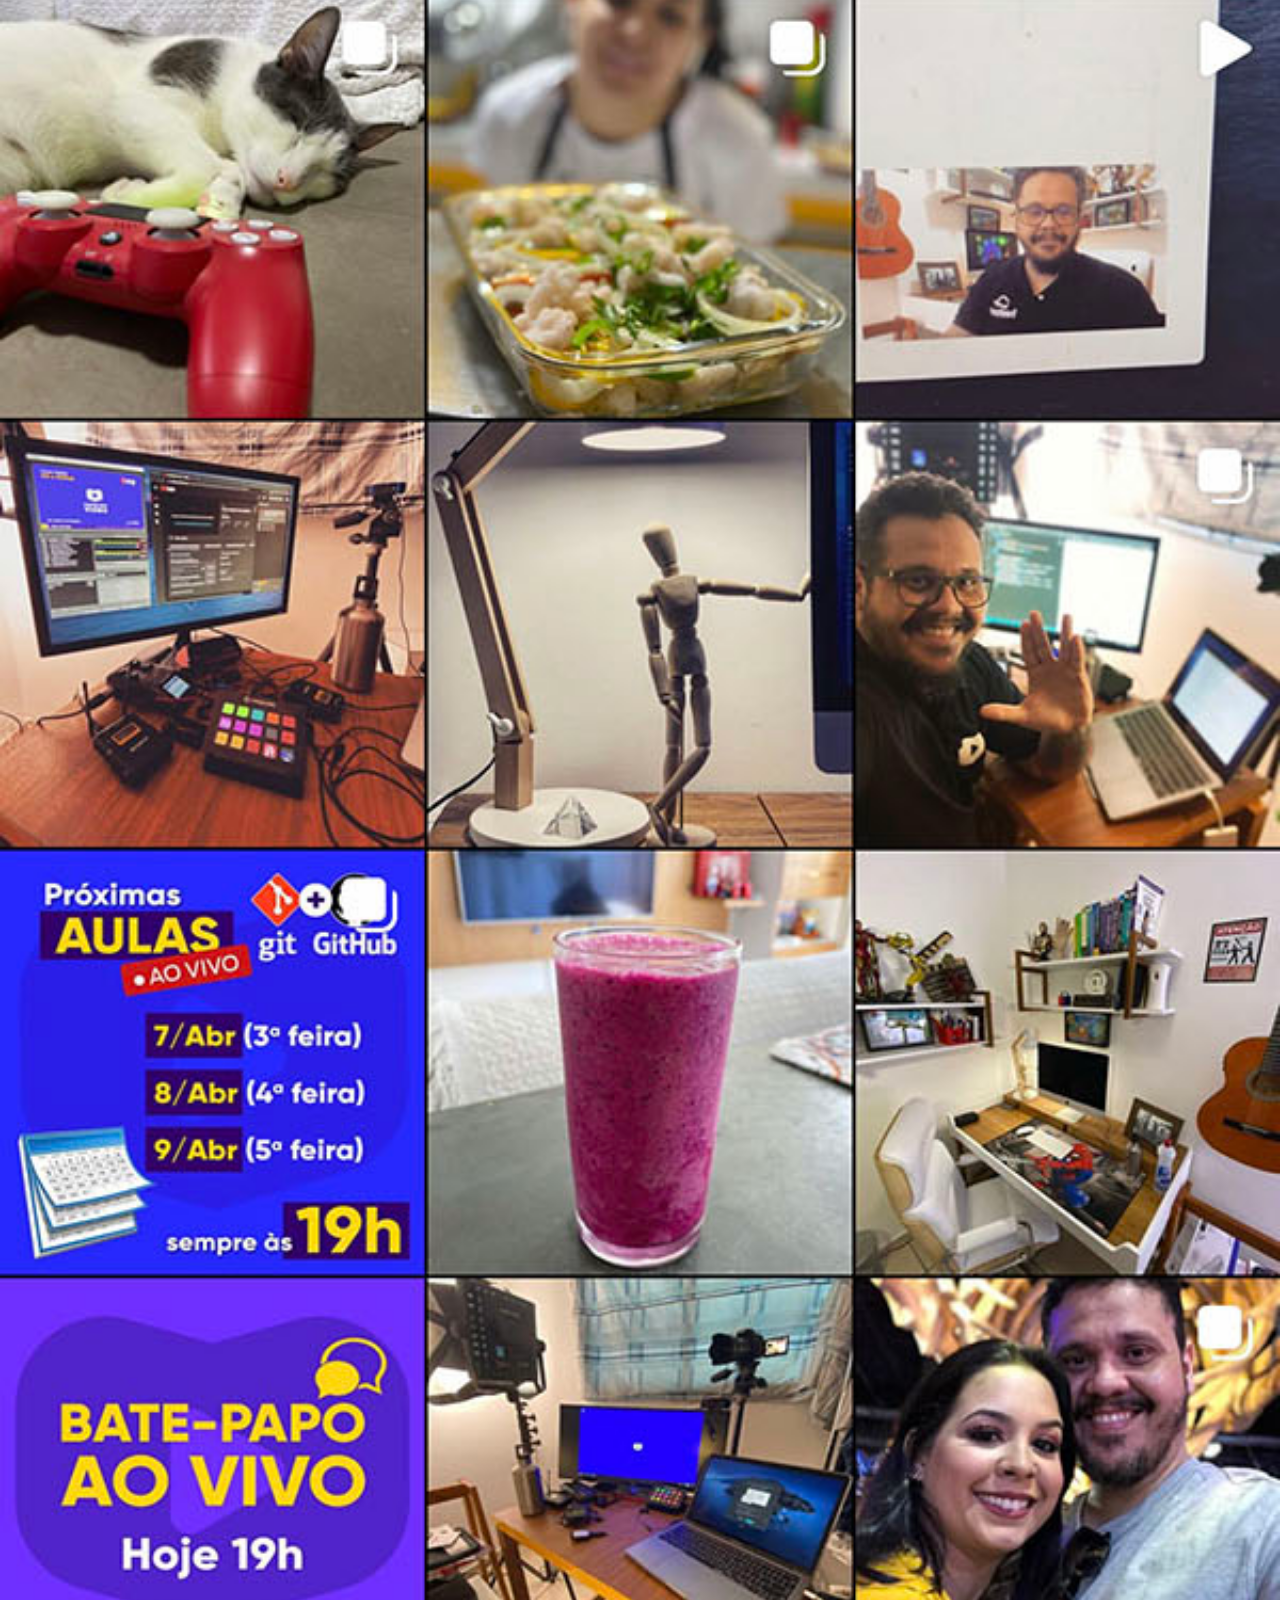
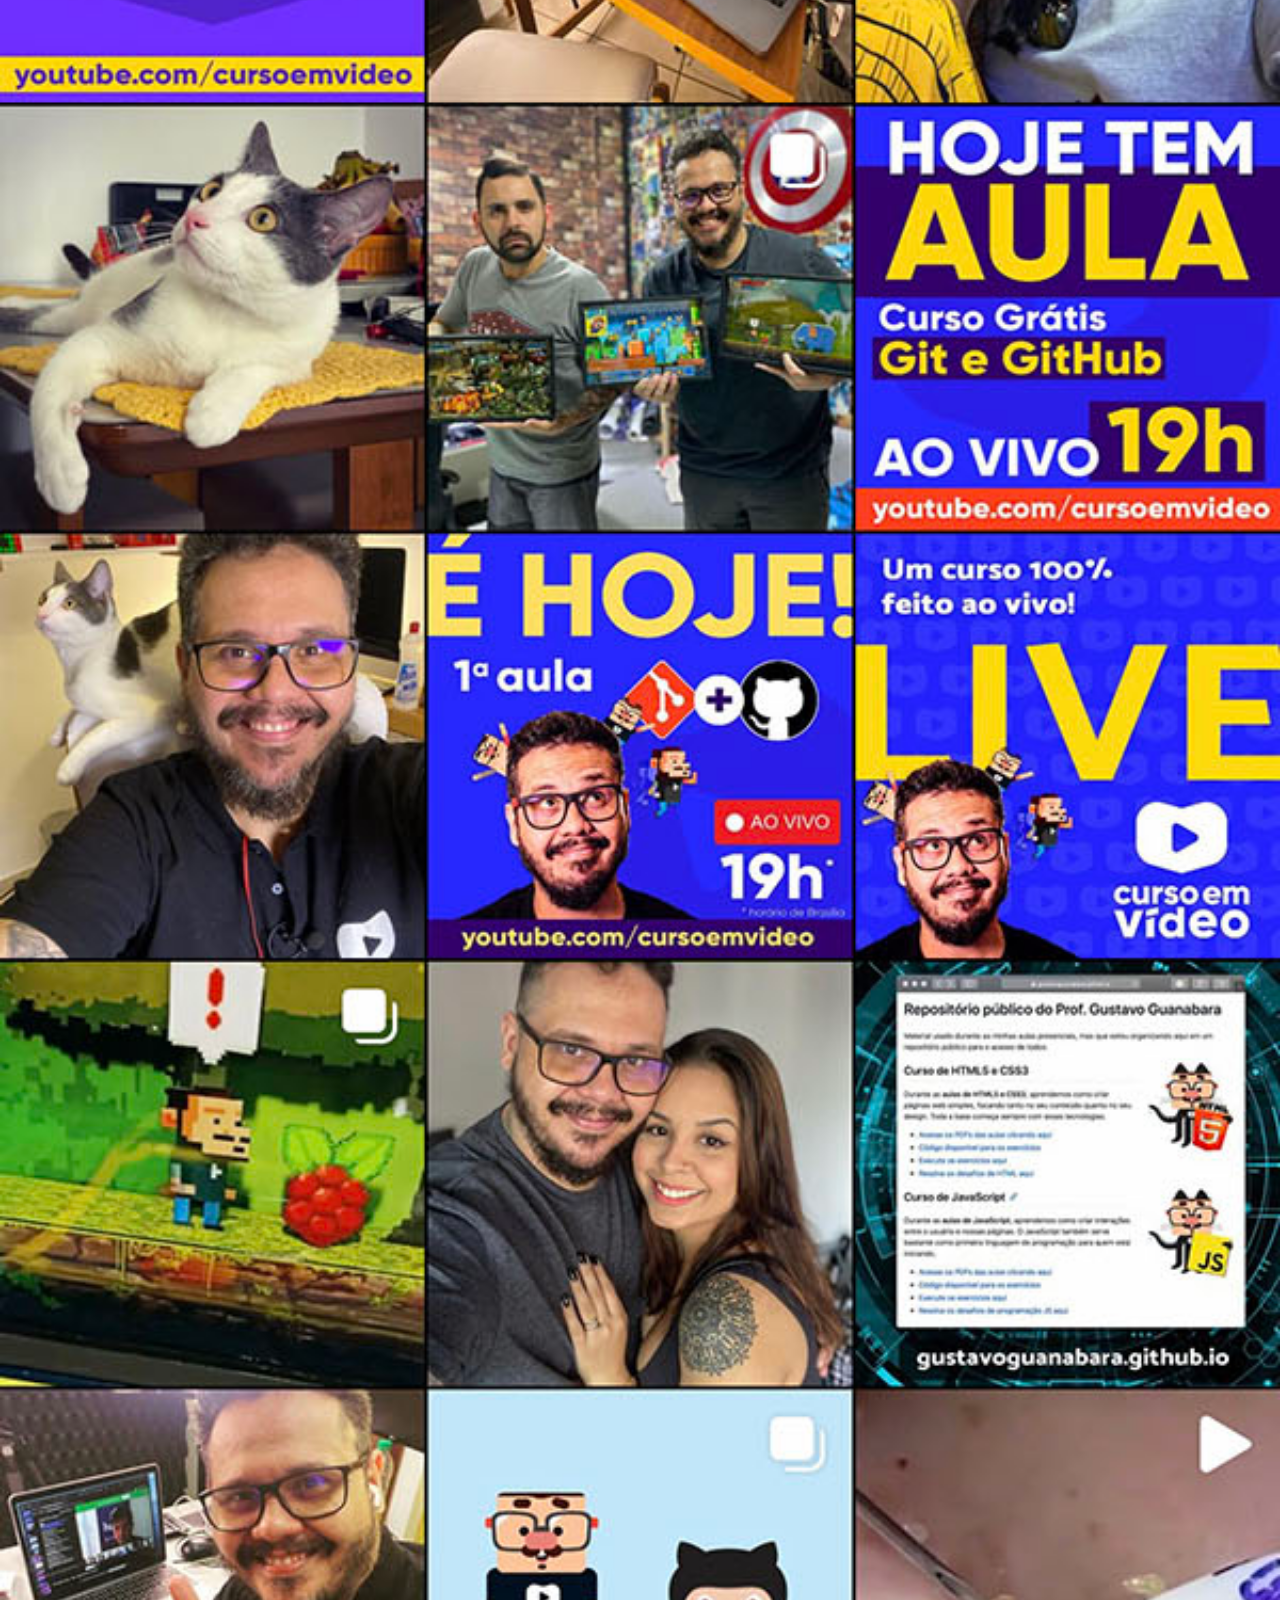
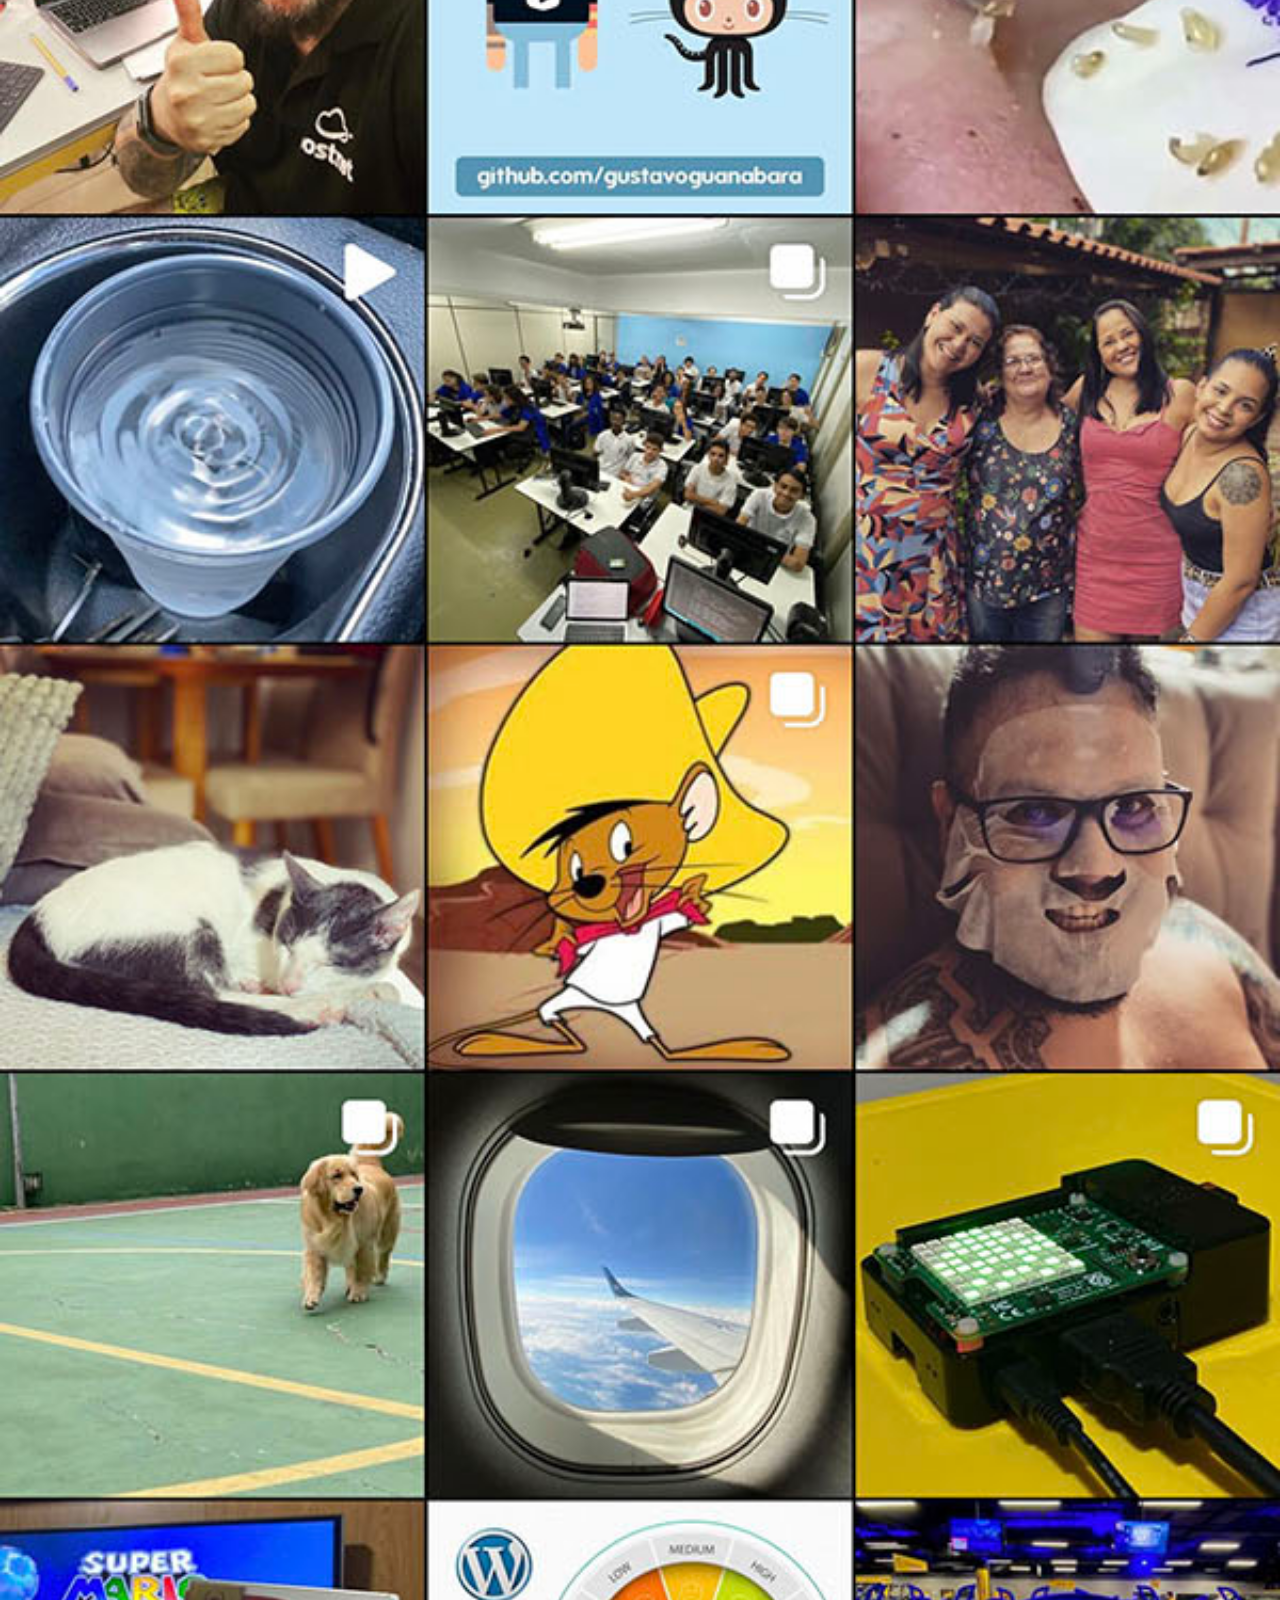
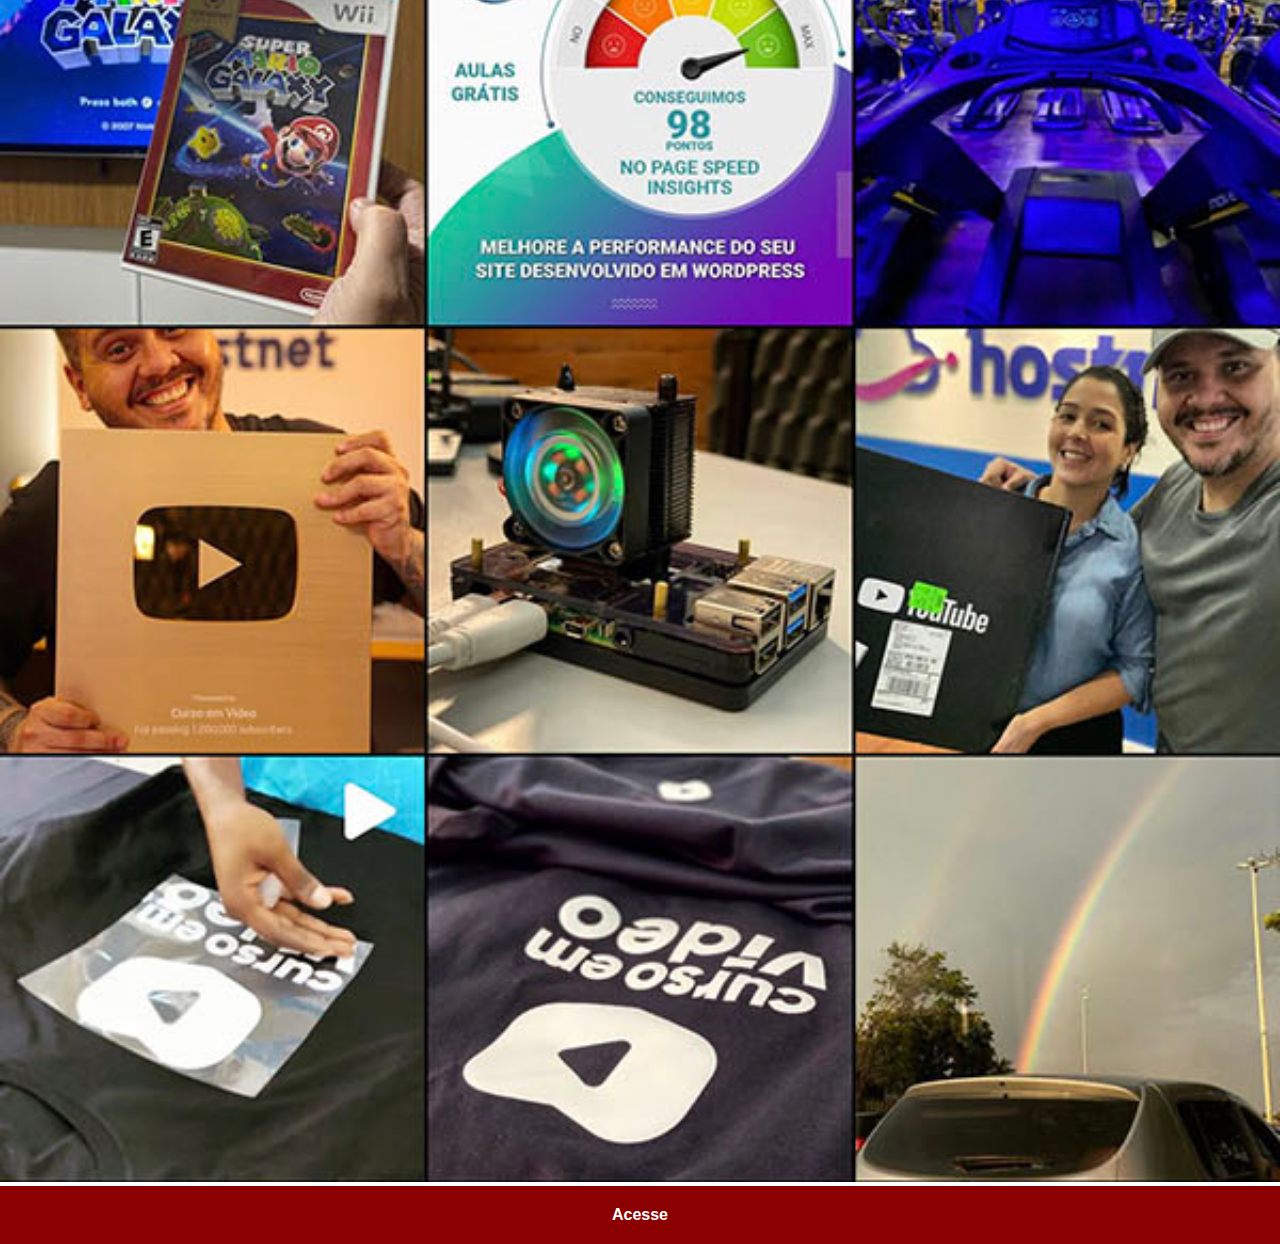
<file: instagram.html>
<!DOCTYPE html>
<html lang="pt-br">
<head>
    <meta charset="UTF-8">
    <meta name="viewport" content="width=device-width, initial-scale=1.0">
    <title>Instagram</title>
    <link rel="stylesheet" href="estilos/social.css">
</head>
<body>
    <img src="imagens/tela-instagram.jpg" alt="Tela do Instagram">
    <a href="https://www.instagram.com/gustavoguanabara/" target="_blank">Acesse</a>
</body>
</html>
</file>
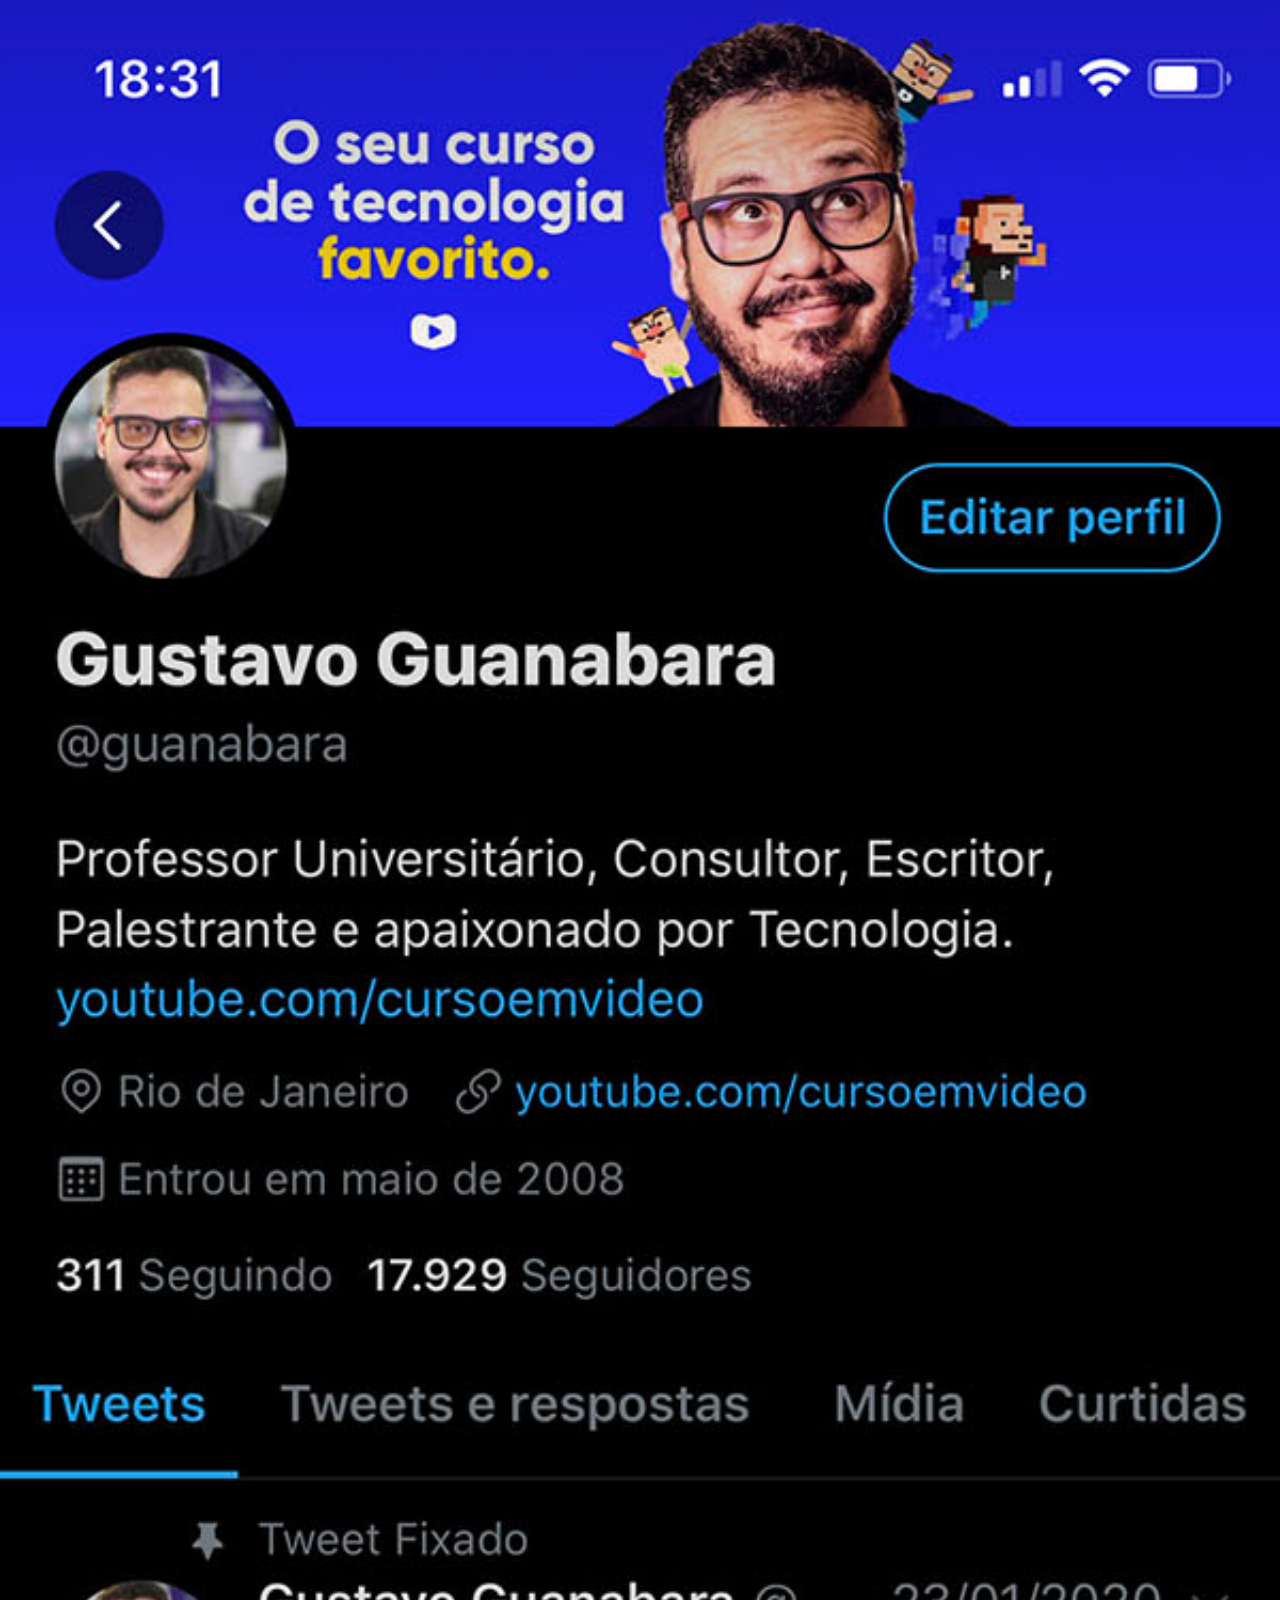
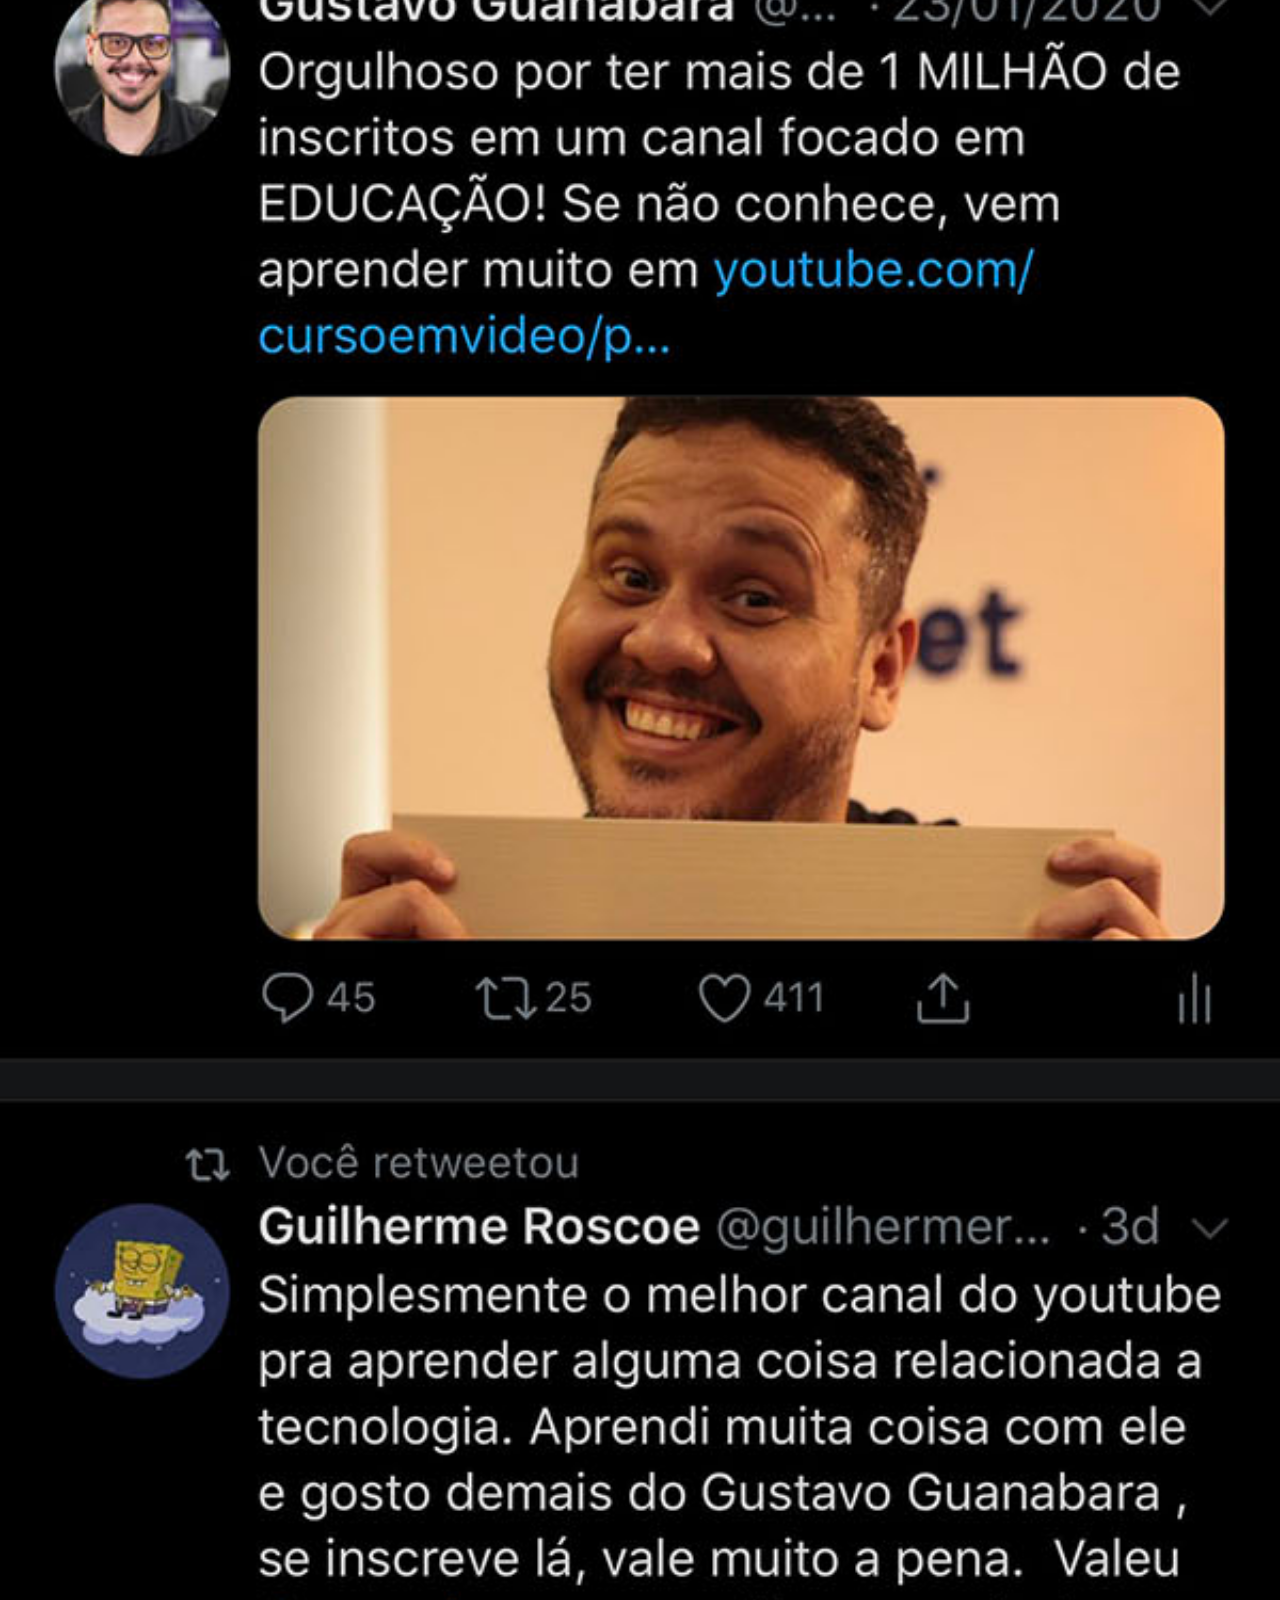
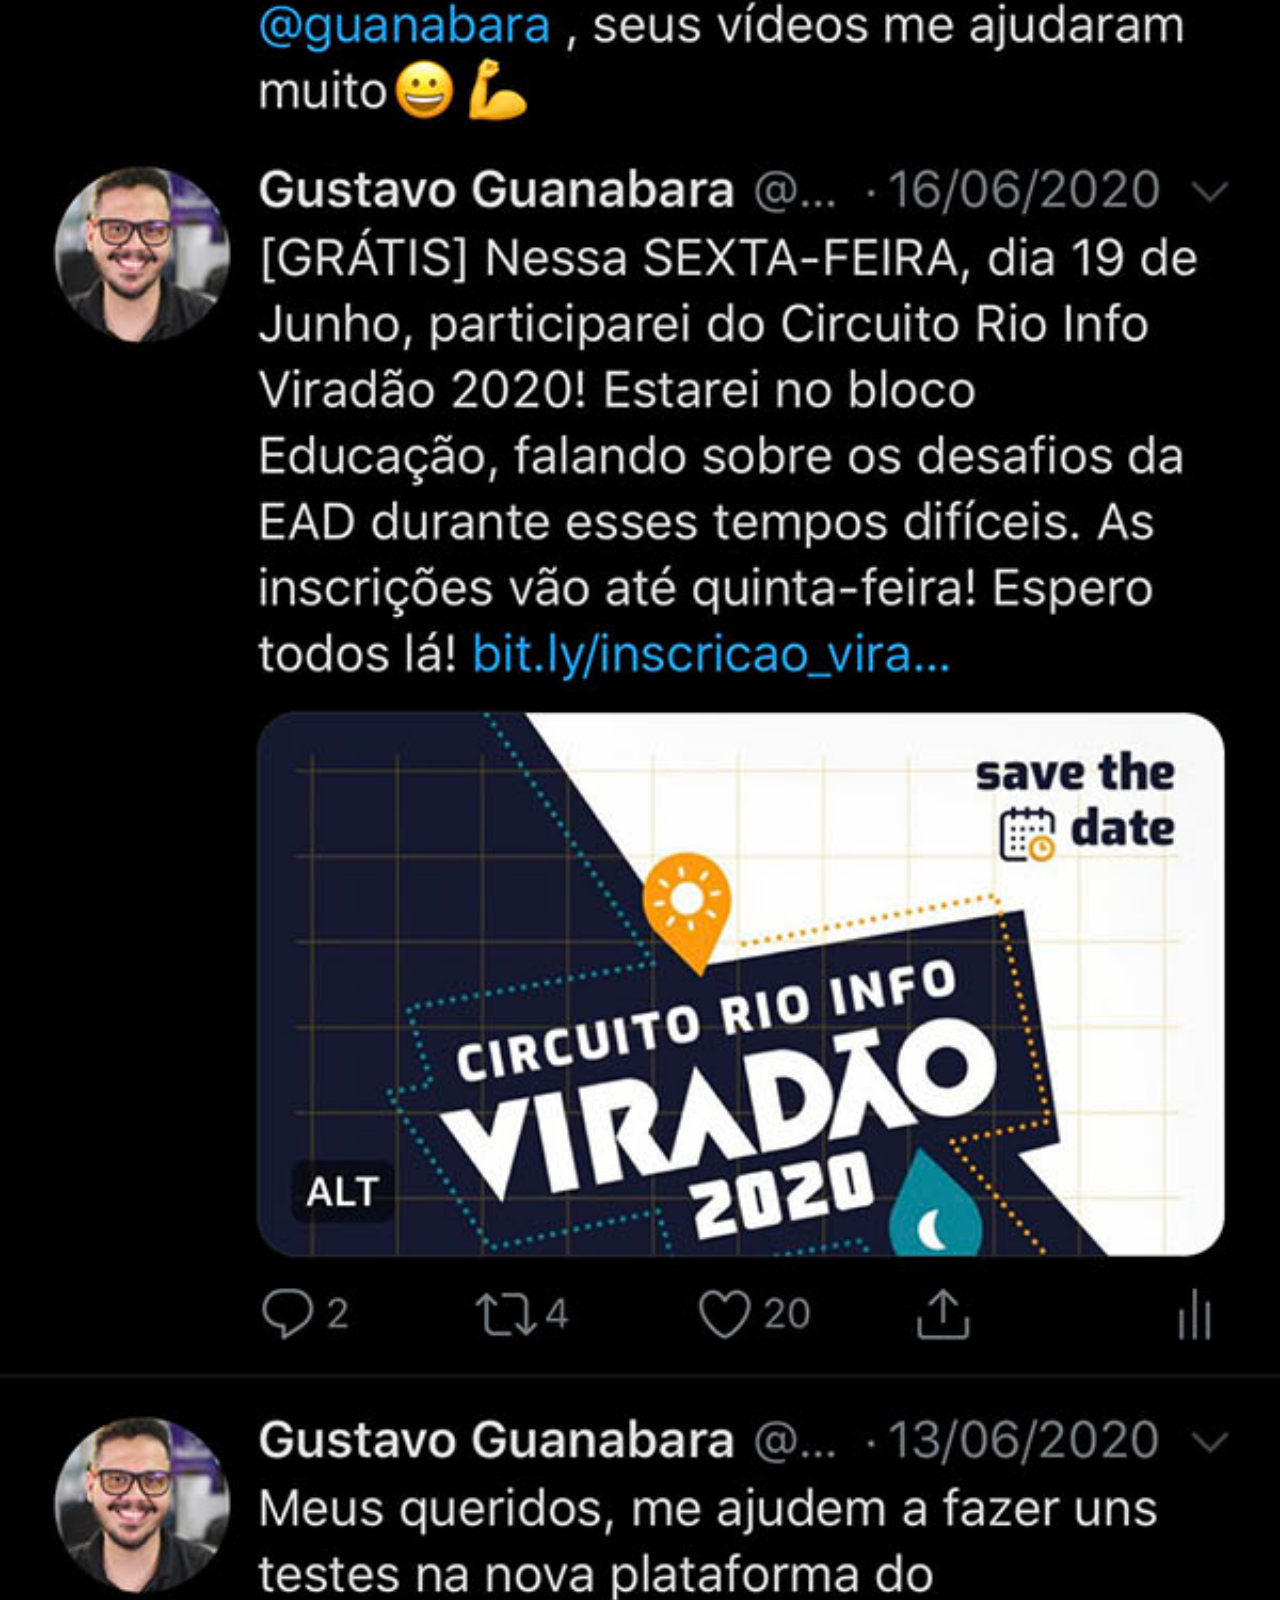
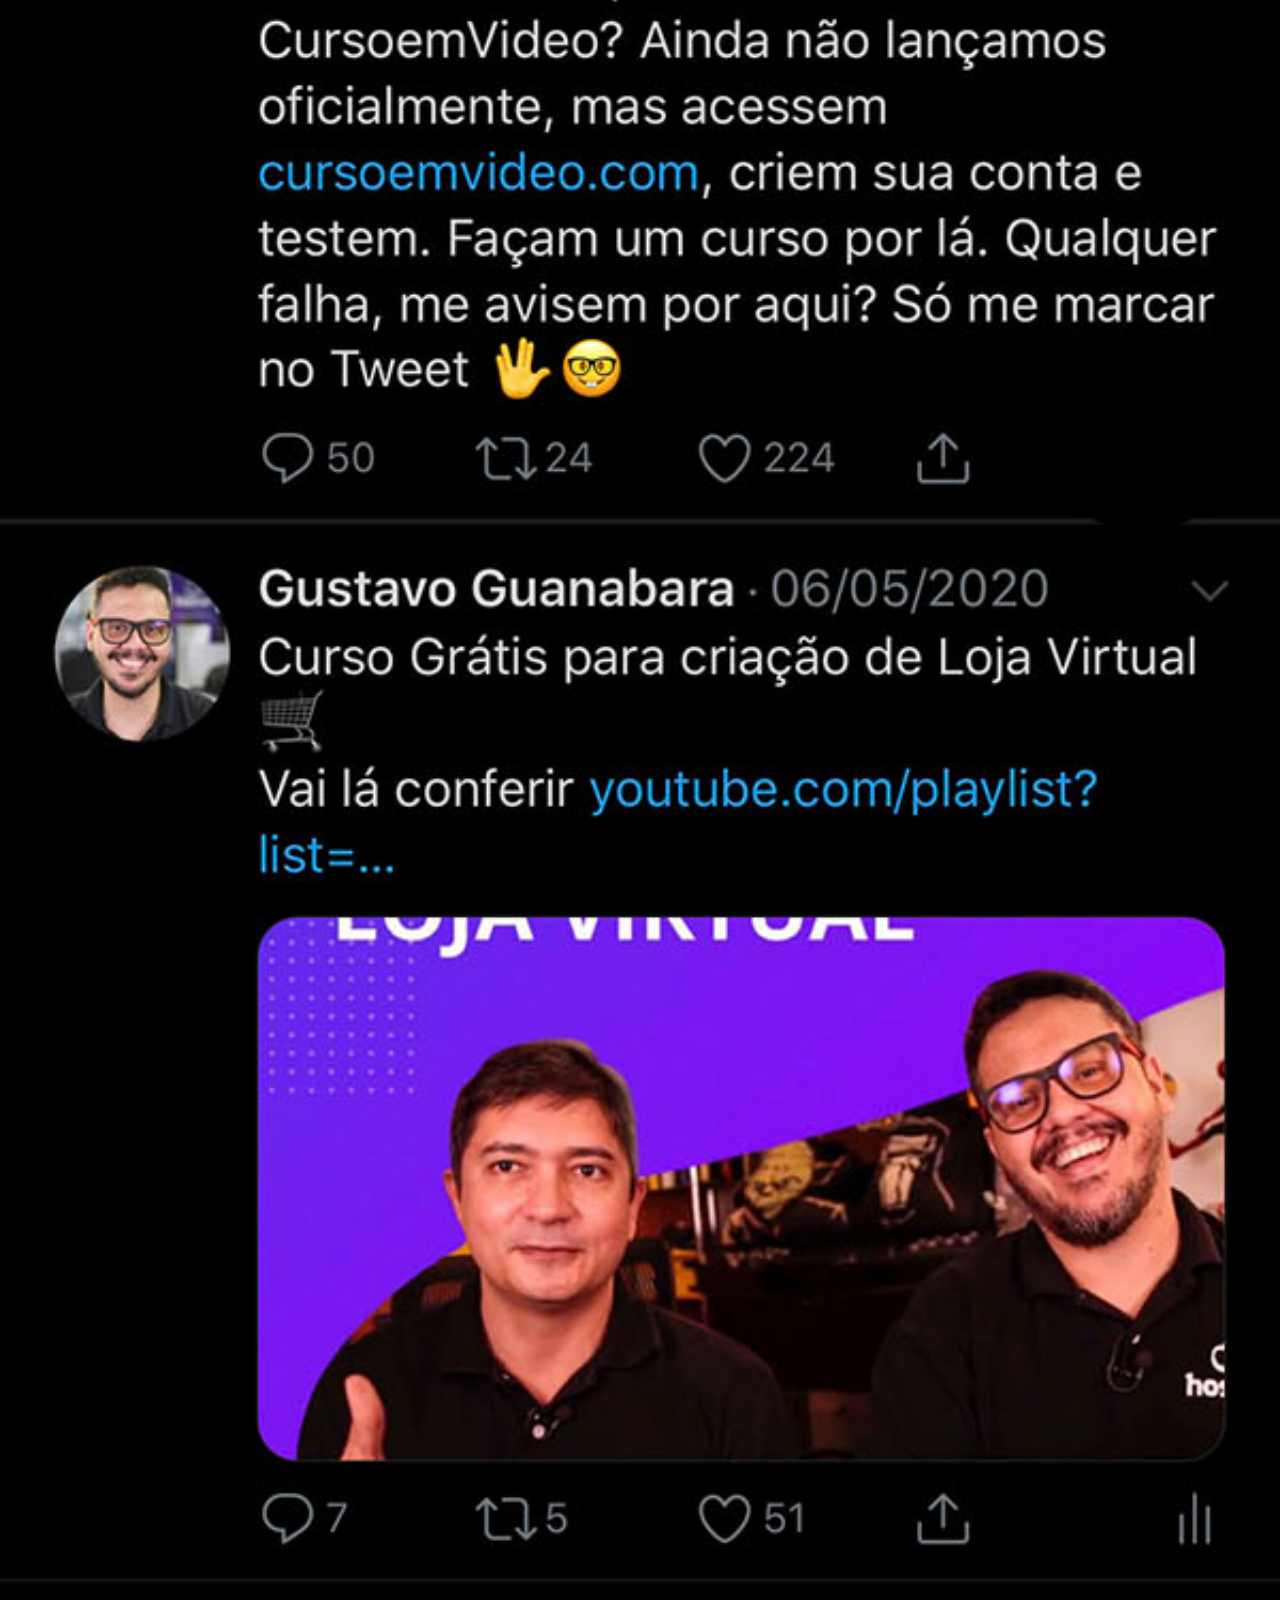
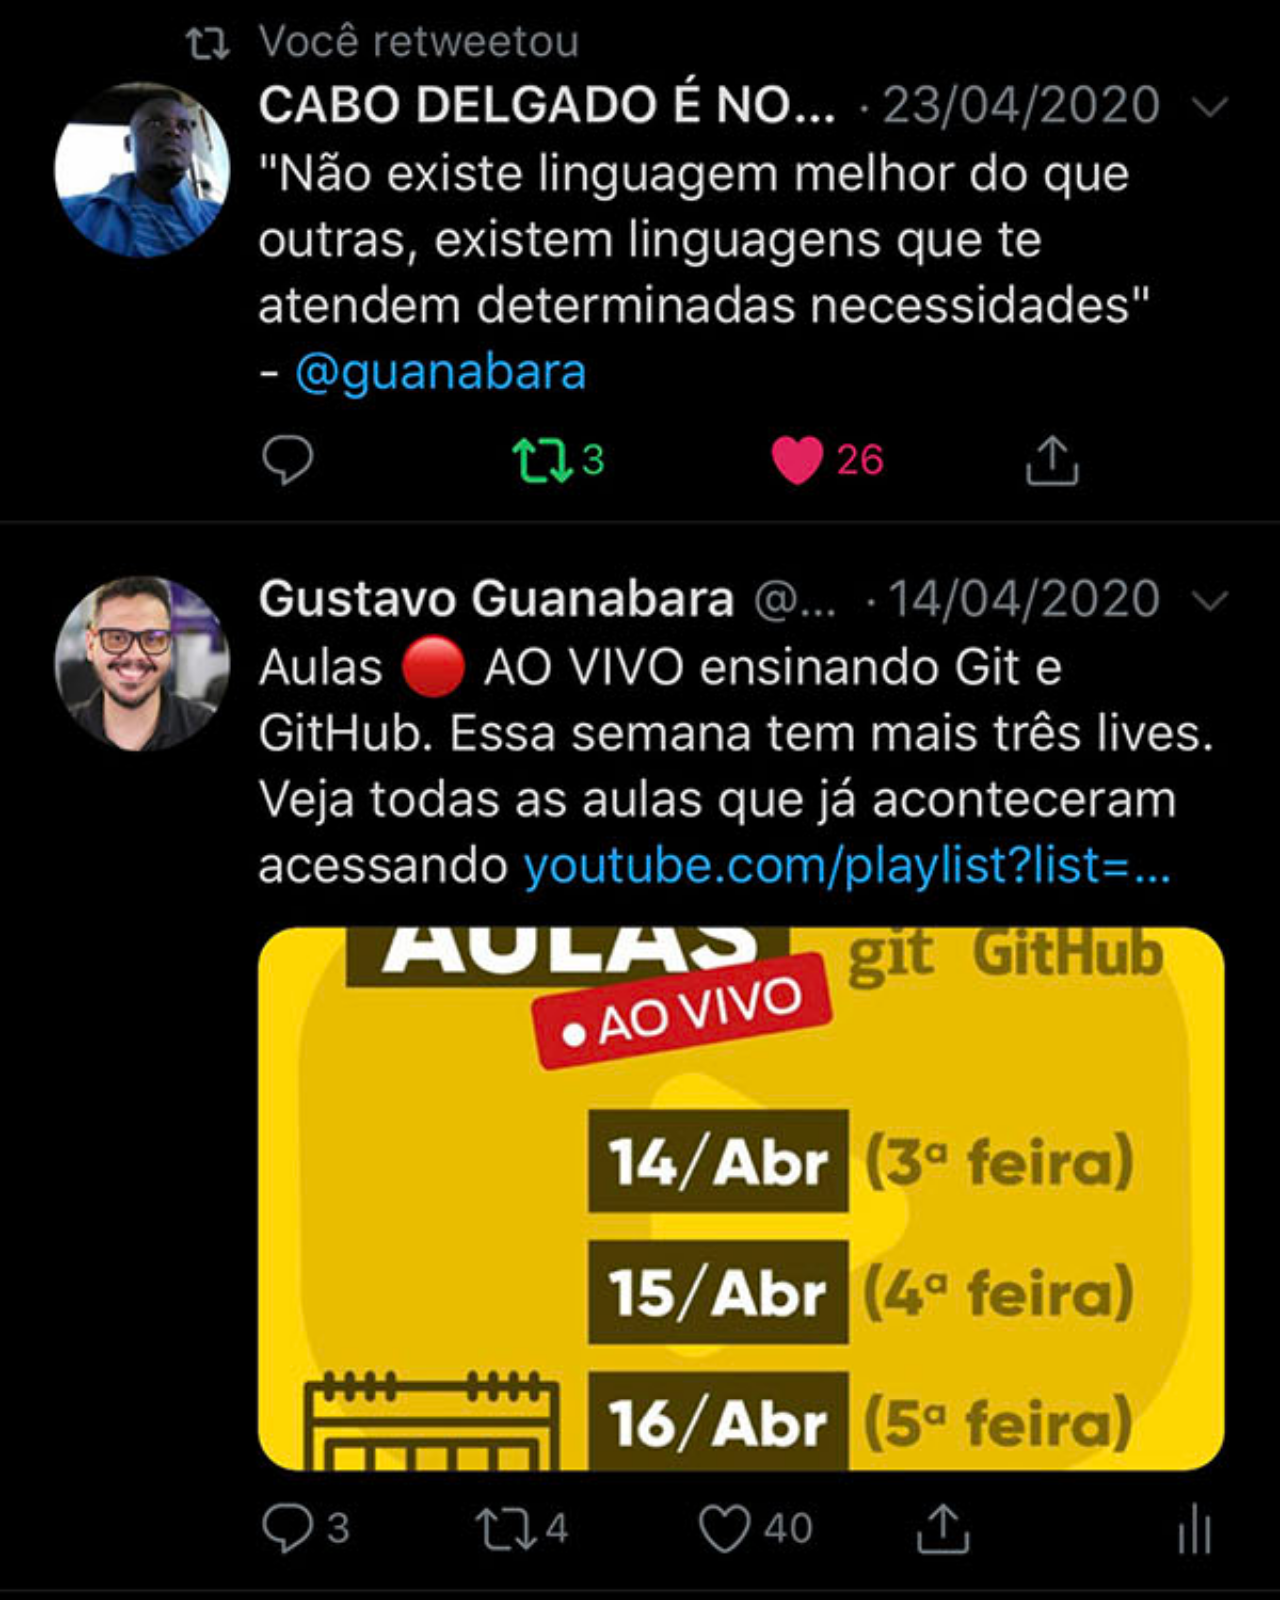
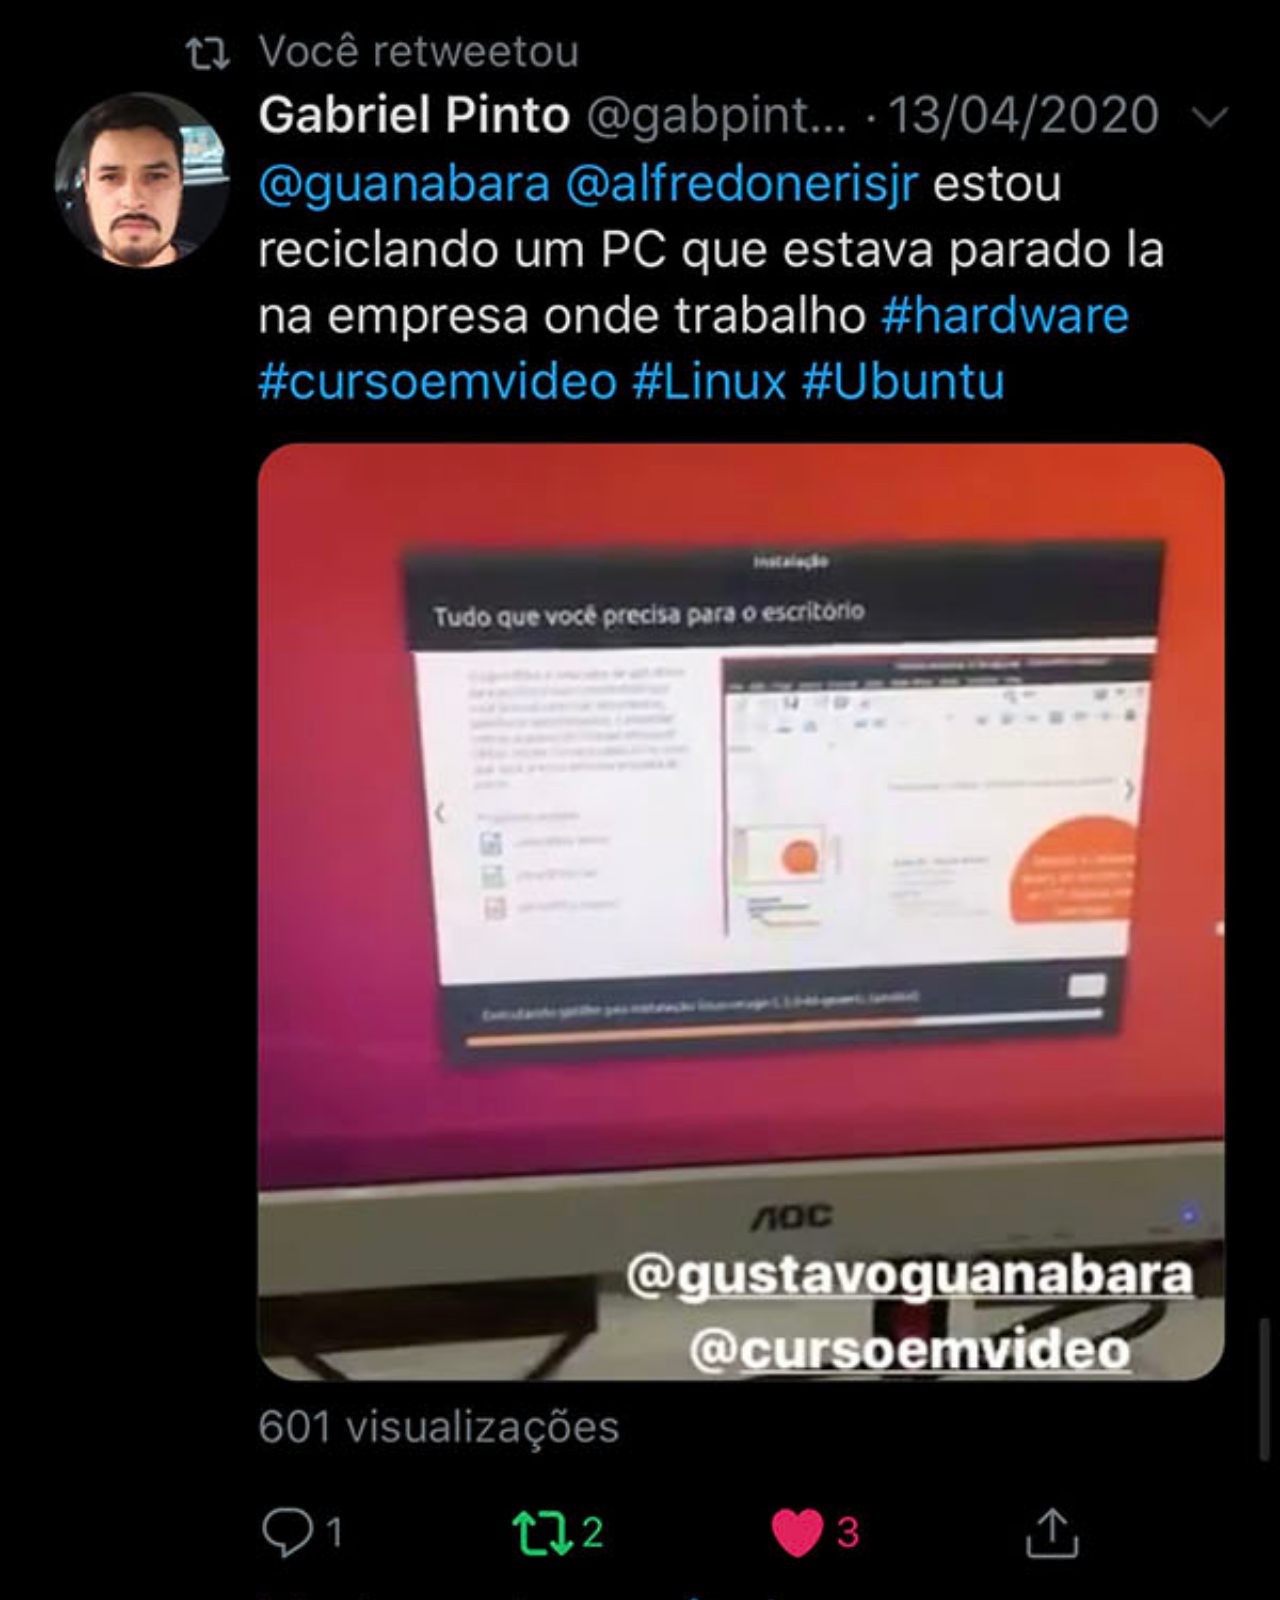
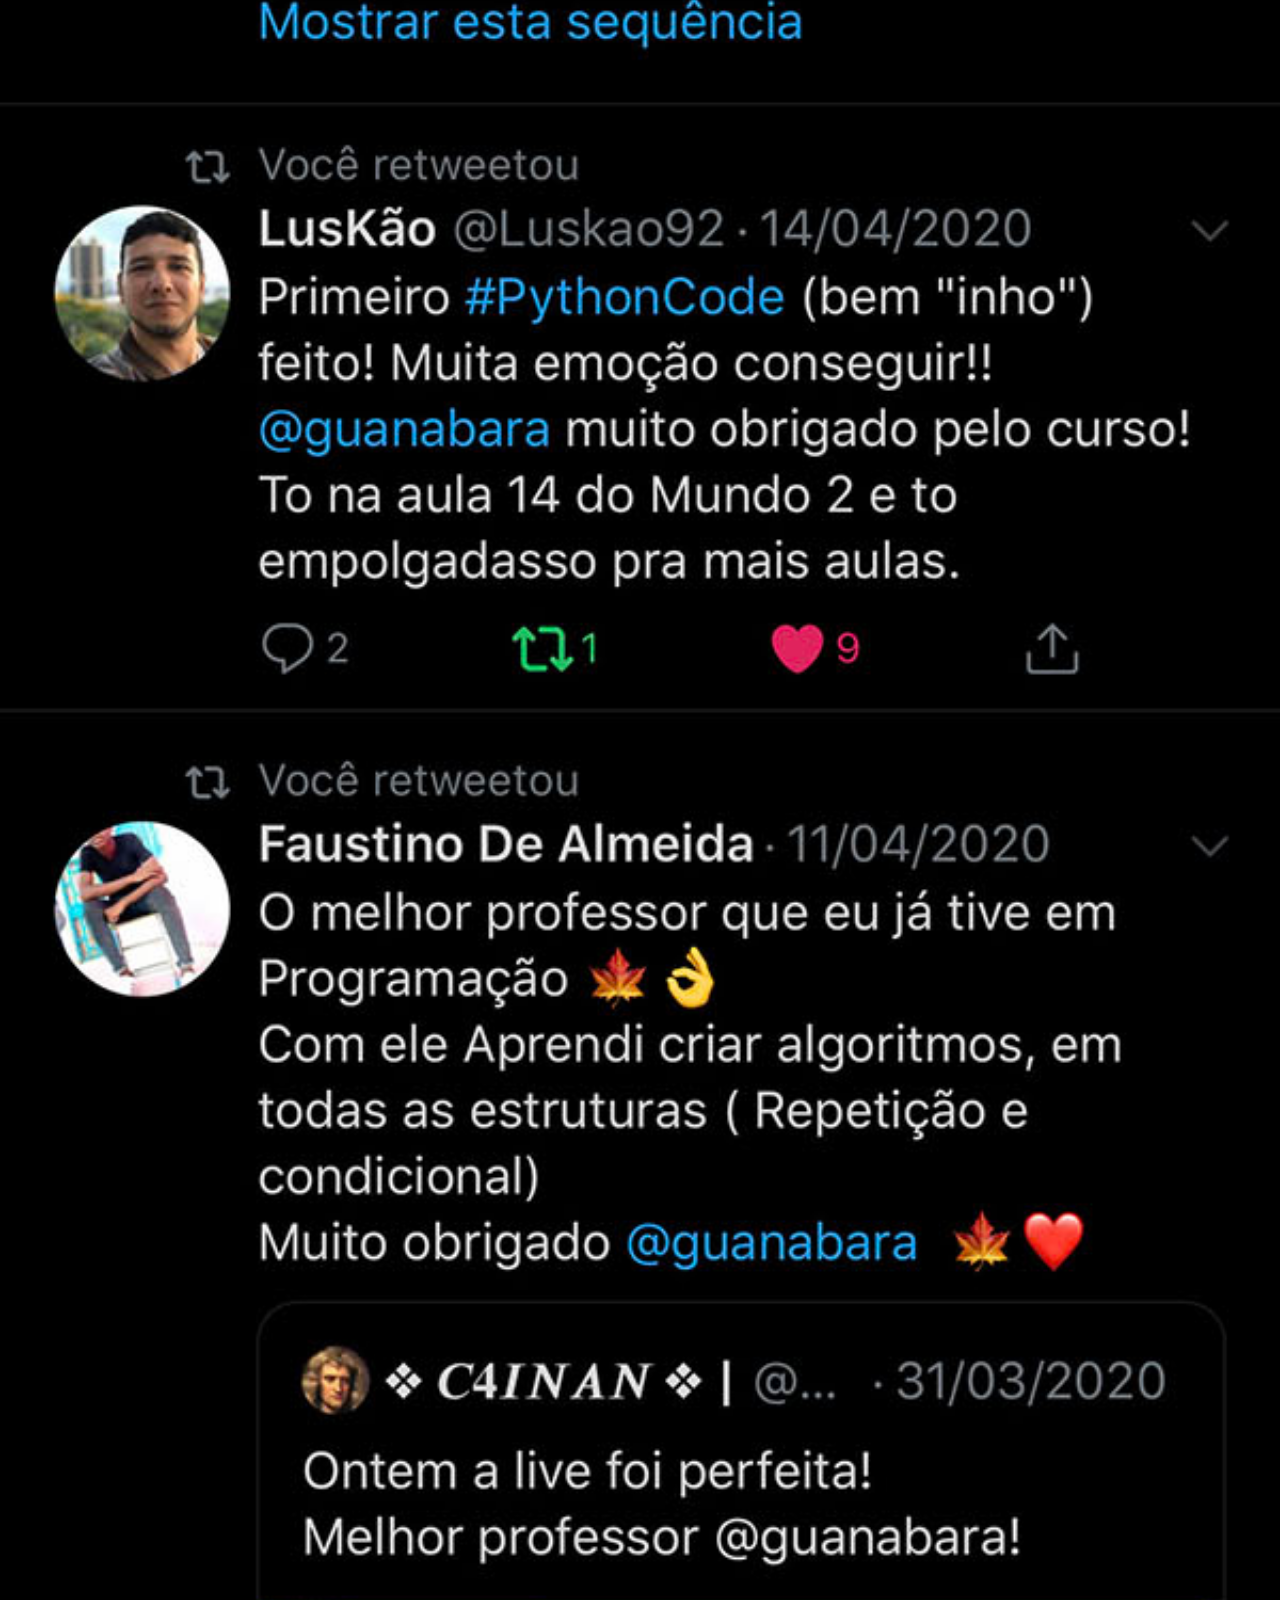
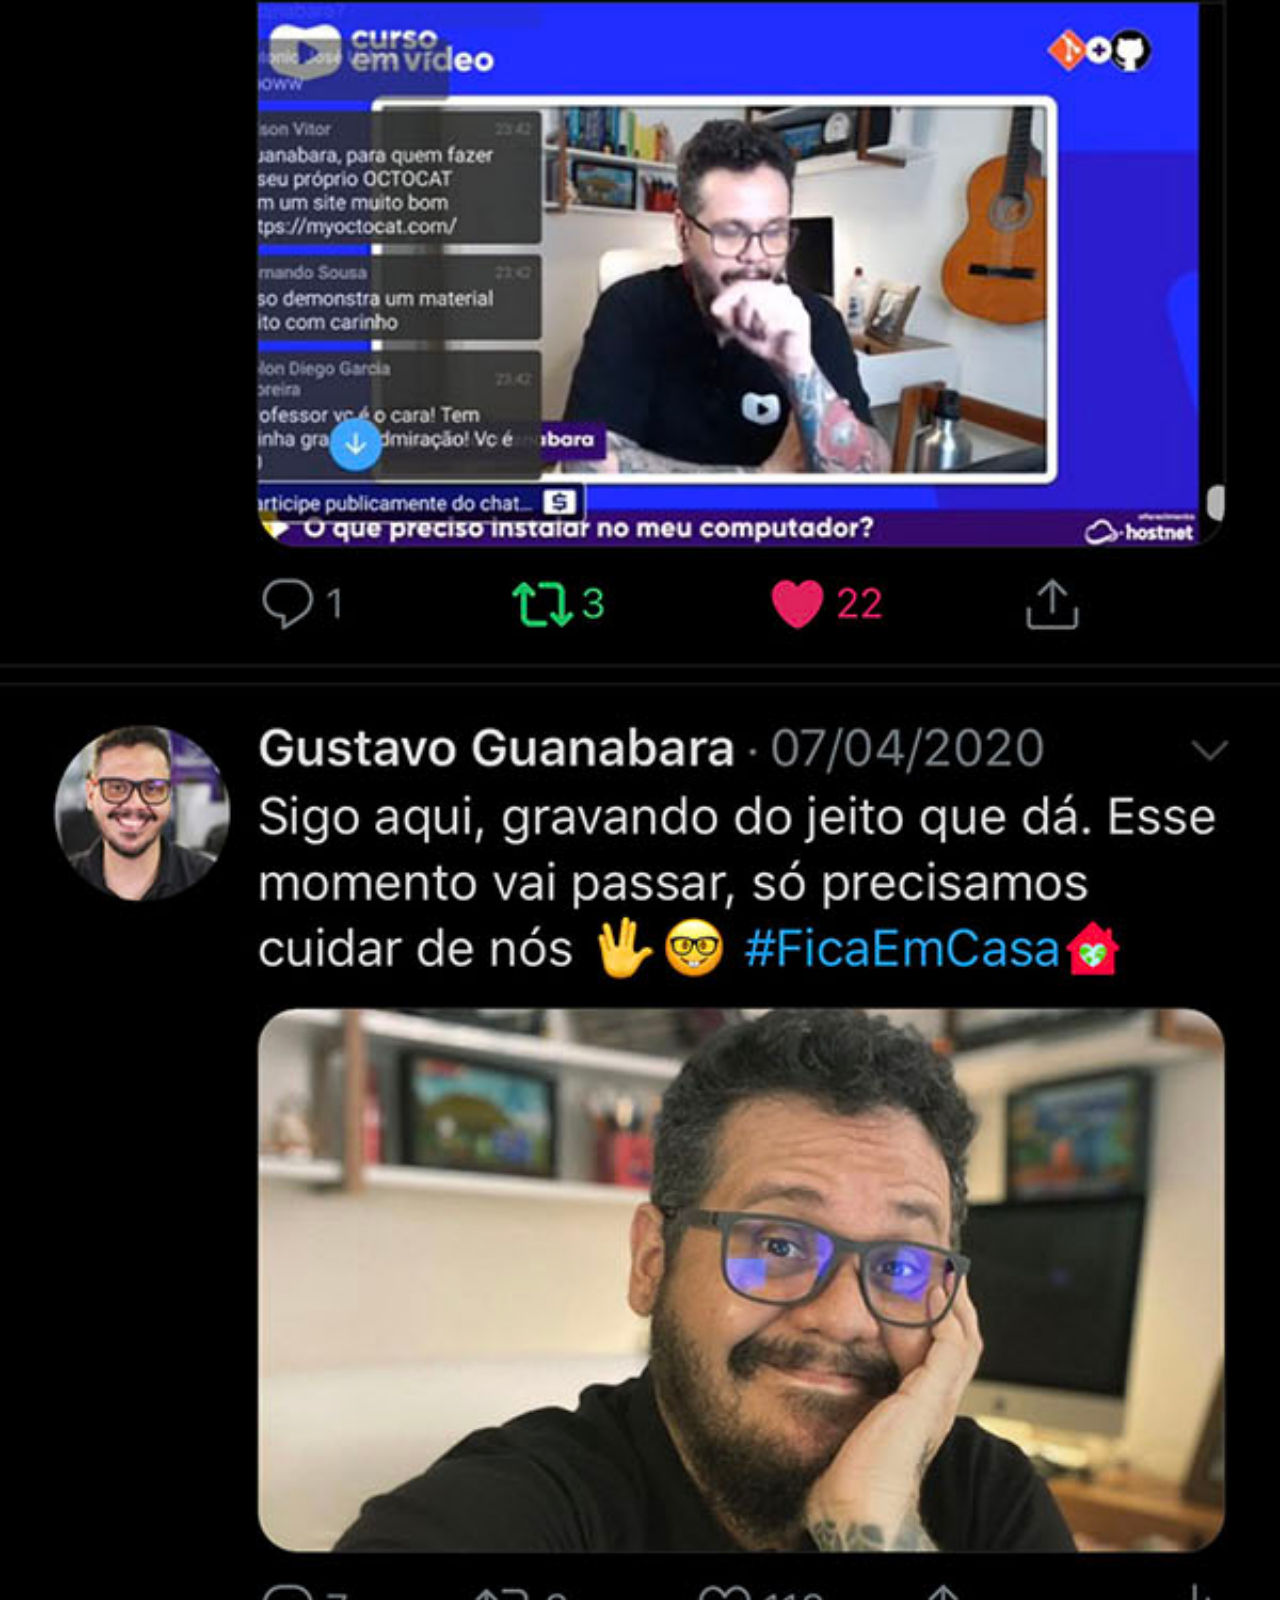
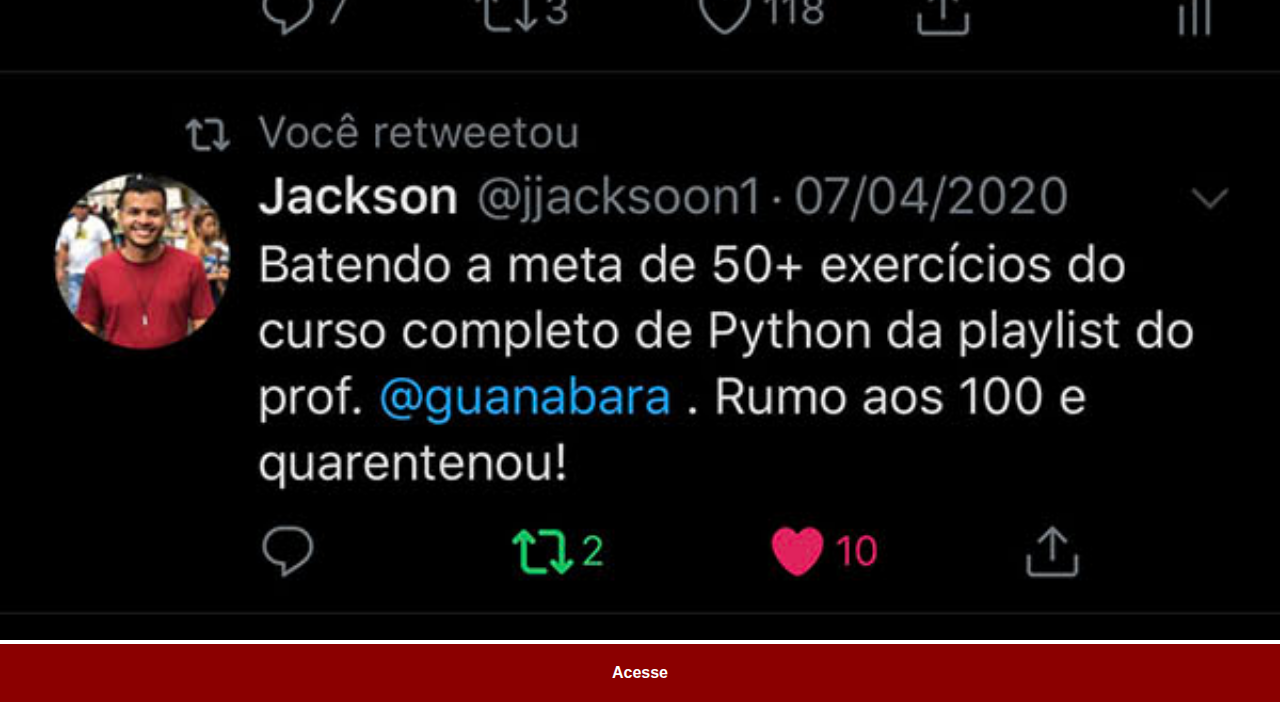
<file: twitter.html>
<!DOCTYPE html>
<html lang="pt-br">
<head>
    <meta charset="UTF-8">
    <meta name="viewport" content="width=device-width, initial-scale=1.0">
    <title>Instagram</title>
    <link rel="stylesheet" href="estilos/social.css">
</head>
<body>
    <img src="imagens/tela-twitter.jpg" alt="Tela do Twitter">
    <a href="https://x.com/guanabara" target="_blank">Acesse</a>
</body>
</html>
</file>
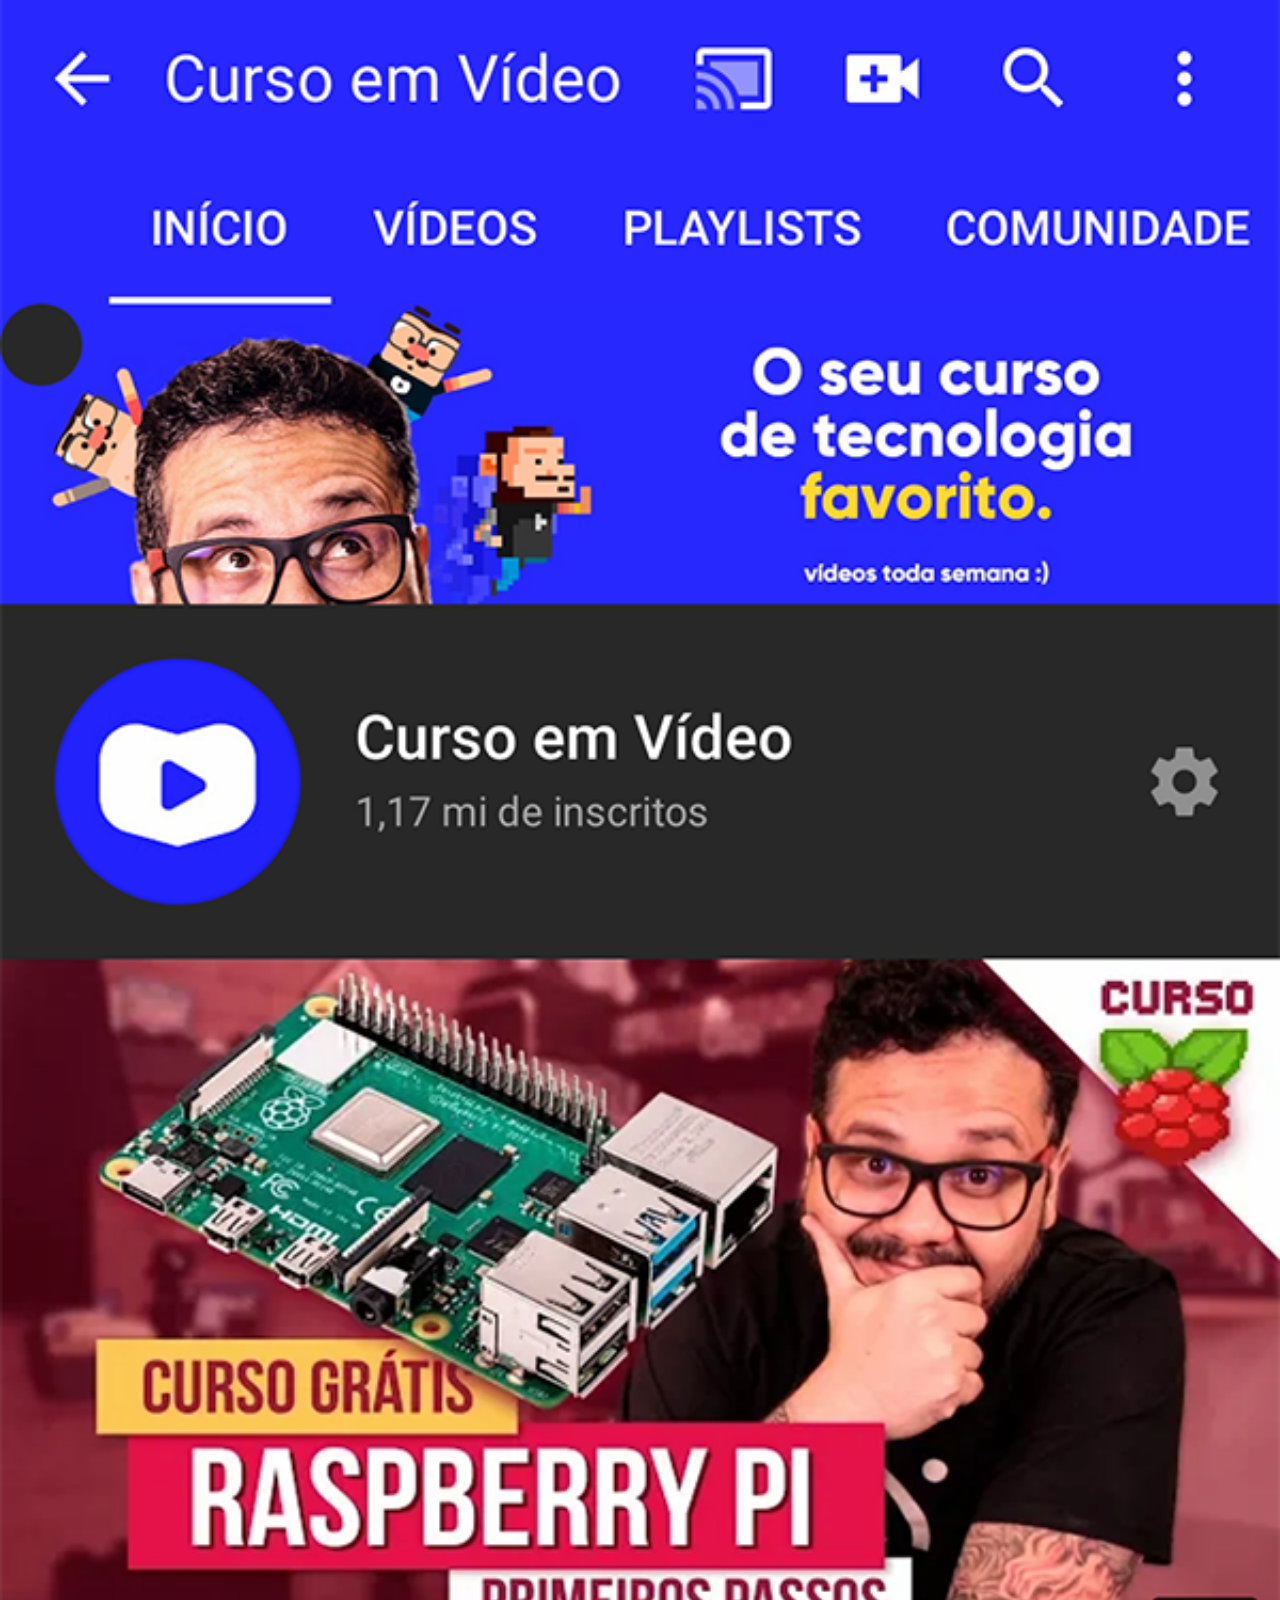
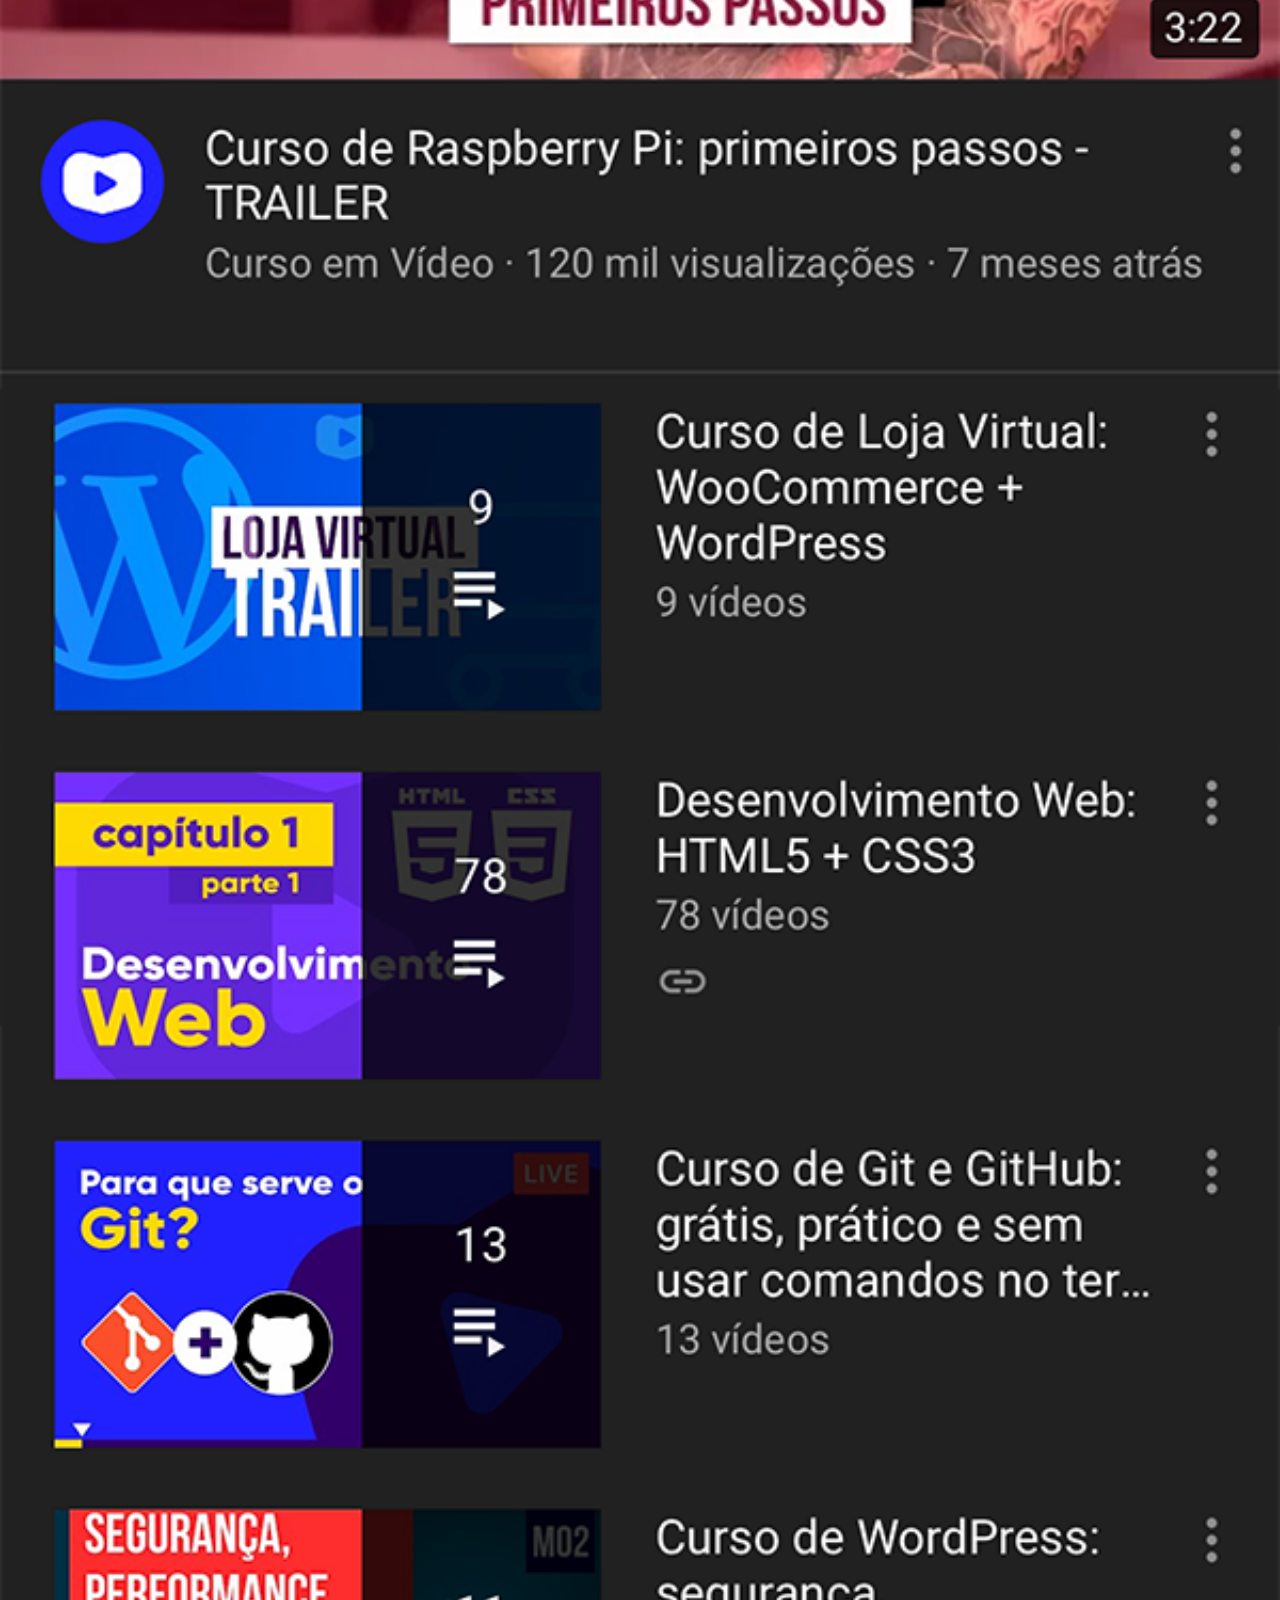
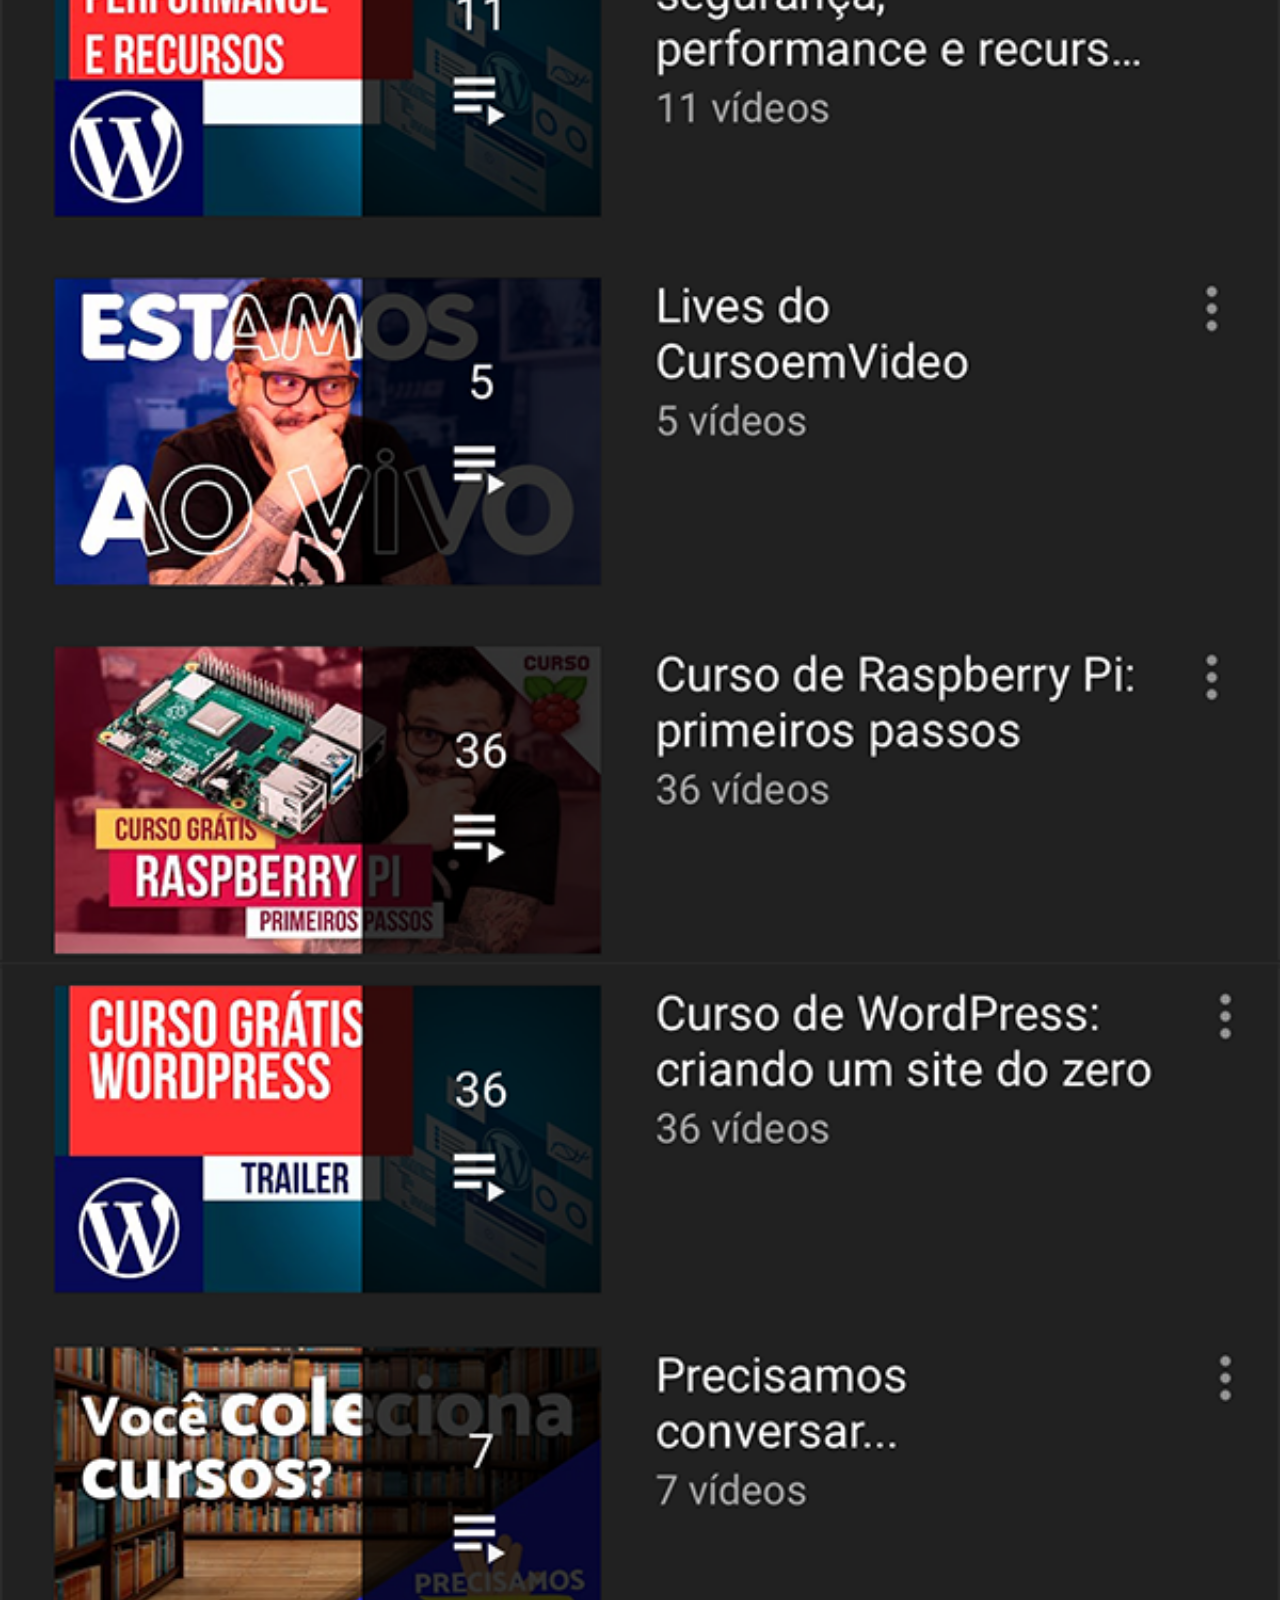
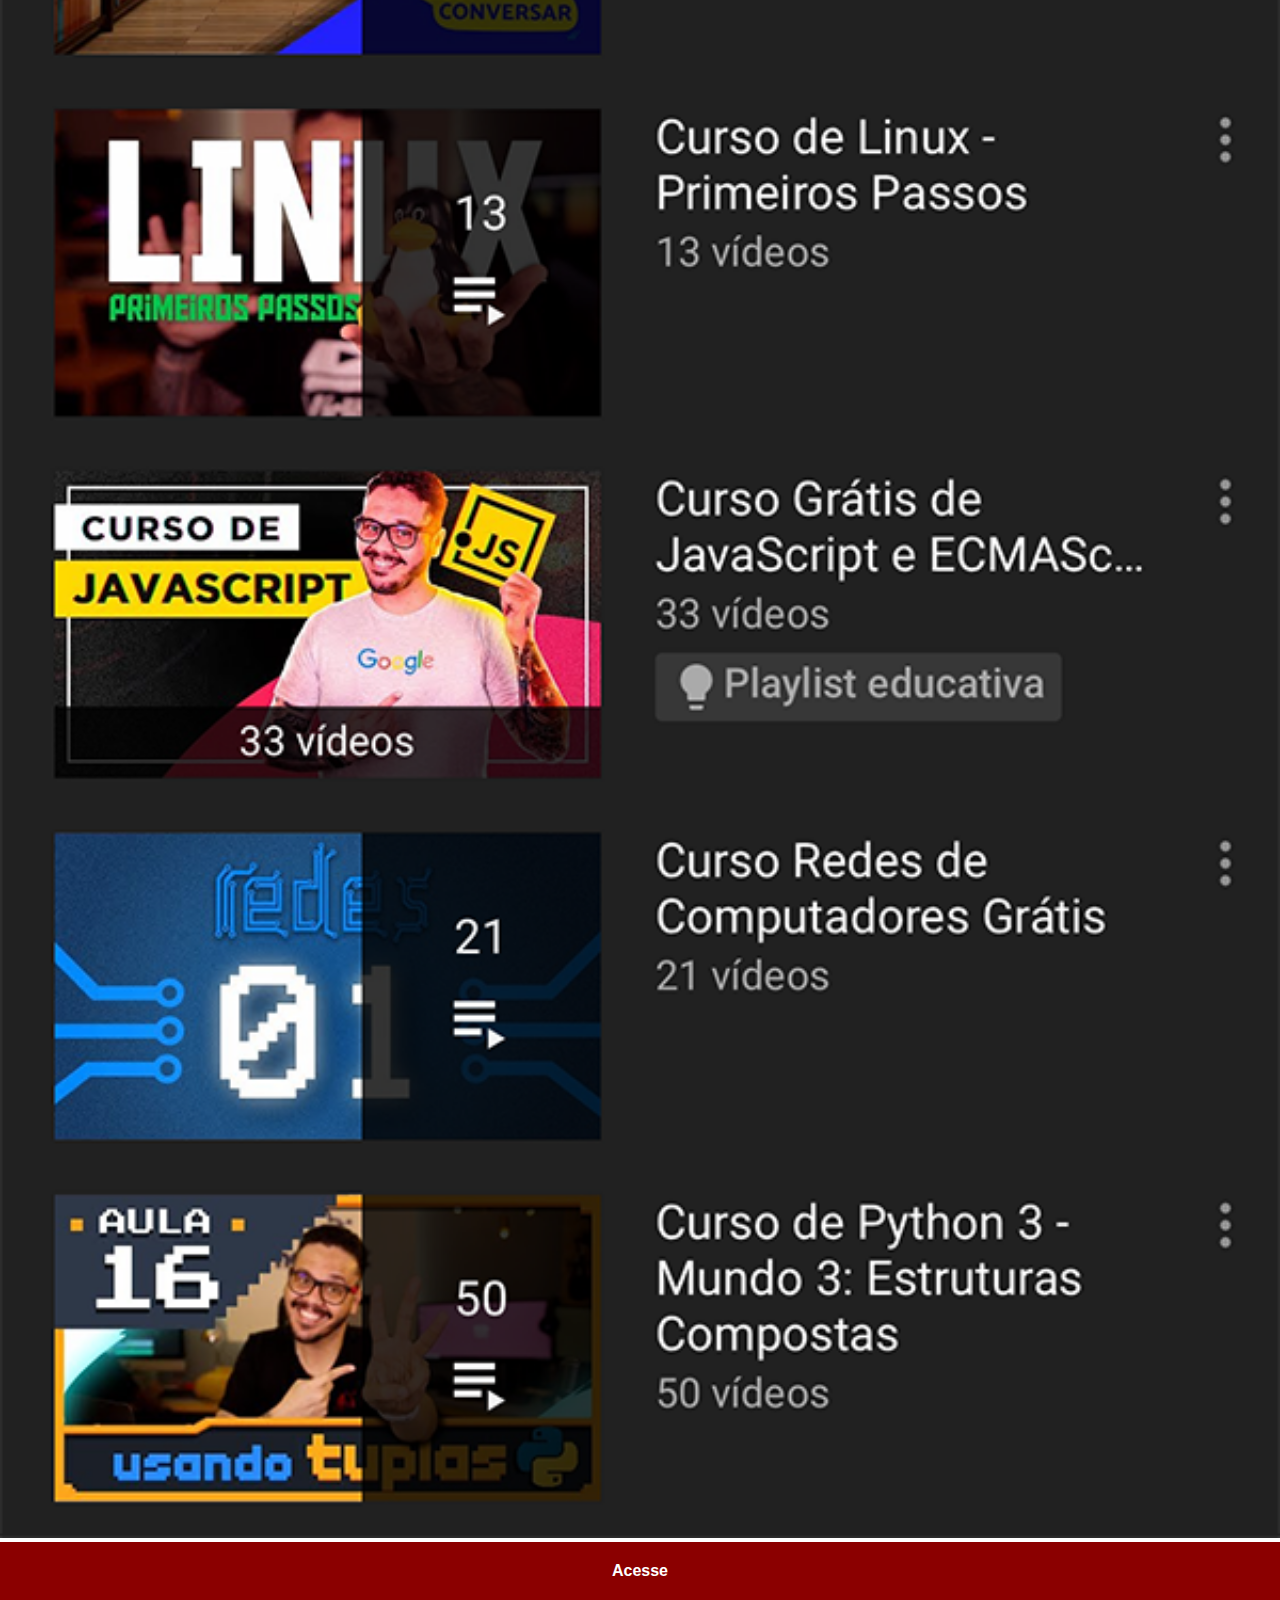
<file: youtube.html>
<!DOCTYPE html>
<html lang="pt-br">
<head>
    <meta charset="UTF-8">
    <meta name="viewport" content="width=device-width, initial-scale=1.0">
    <title>Youtube</title>
    <link rel="stylesheet" href="estilos/social.css">
</head>
<body>
    <img src="imagens/tela-youtube.png" alt="Tela do Youtube">
    <a href="https://www.youtube.com/c/CursoemV%C3%ADdeo/playlists" target="_blank">Acesse</a>
</body>
</html>
</file>
<file: estilos/style.css>
@charset "UTF-8";

*{
    padding: 0;
    margin: 0;
    font-family: Arial, Helvetica, sans-serif;
}

html, body{
    height: 100vh;
    width: 100vw;
    background-color: black;
}

body{
    background: url(../imagens/fundo-madeira.jpg) no-repeat top center;
    background-size: cover;
    background-attachment: fixed;
}

main{
    position: relative;
    height: 100vh;
}

#telefone{
    position: absolute;
    top: 50%;
    left: 50%;
    transform: translate(-50%, -50%);
    height: 627px;
    width: 311px;
    background: url(../imagens/frame-iphone.png);
}

#tela{
    position: relative;
    top: 80px;
    left: 22px;
    width: 267px;
    height: 471px;
}

#redes-sociais{
    text-align: right;
}

#redes-sociais img{
    width: 50px;
    margin: 10px;
    border-radius: 50%;
    box-shadow: 2px 2px 5px rgba(0, 0, 0, 0.404);
    box-sizing: border-box;
}

#redes-sociais img:hover{
    border: 2px solid rgba(255, 255, 255, 0.615);
    transform: translate(-3px, -10px);
    box-shadow: 5px 5px 10px rgba(0, 0, 0, 0.615);
    transition: transform .5s, border 1s;
}
</file>
<file: estilos/social.css>
@charset "UTF-8";

*{
    padding: 0;
    margin: 0;
    font-family: Arial, Helvetica, sans-serif;
}

::-webkit-scrollbar{
    width: 0;
    height: 0;
}

img{
    width: 100vw;
}

a{
    display: block;
    background-color: darkred;
    color: white;
    padding: 20px;
    text-align: center;
    font-weight: bolder;
    text-decoration: none;
}

a:hover{
    background-color: red;
}
</file>
